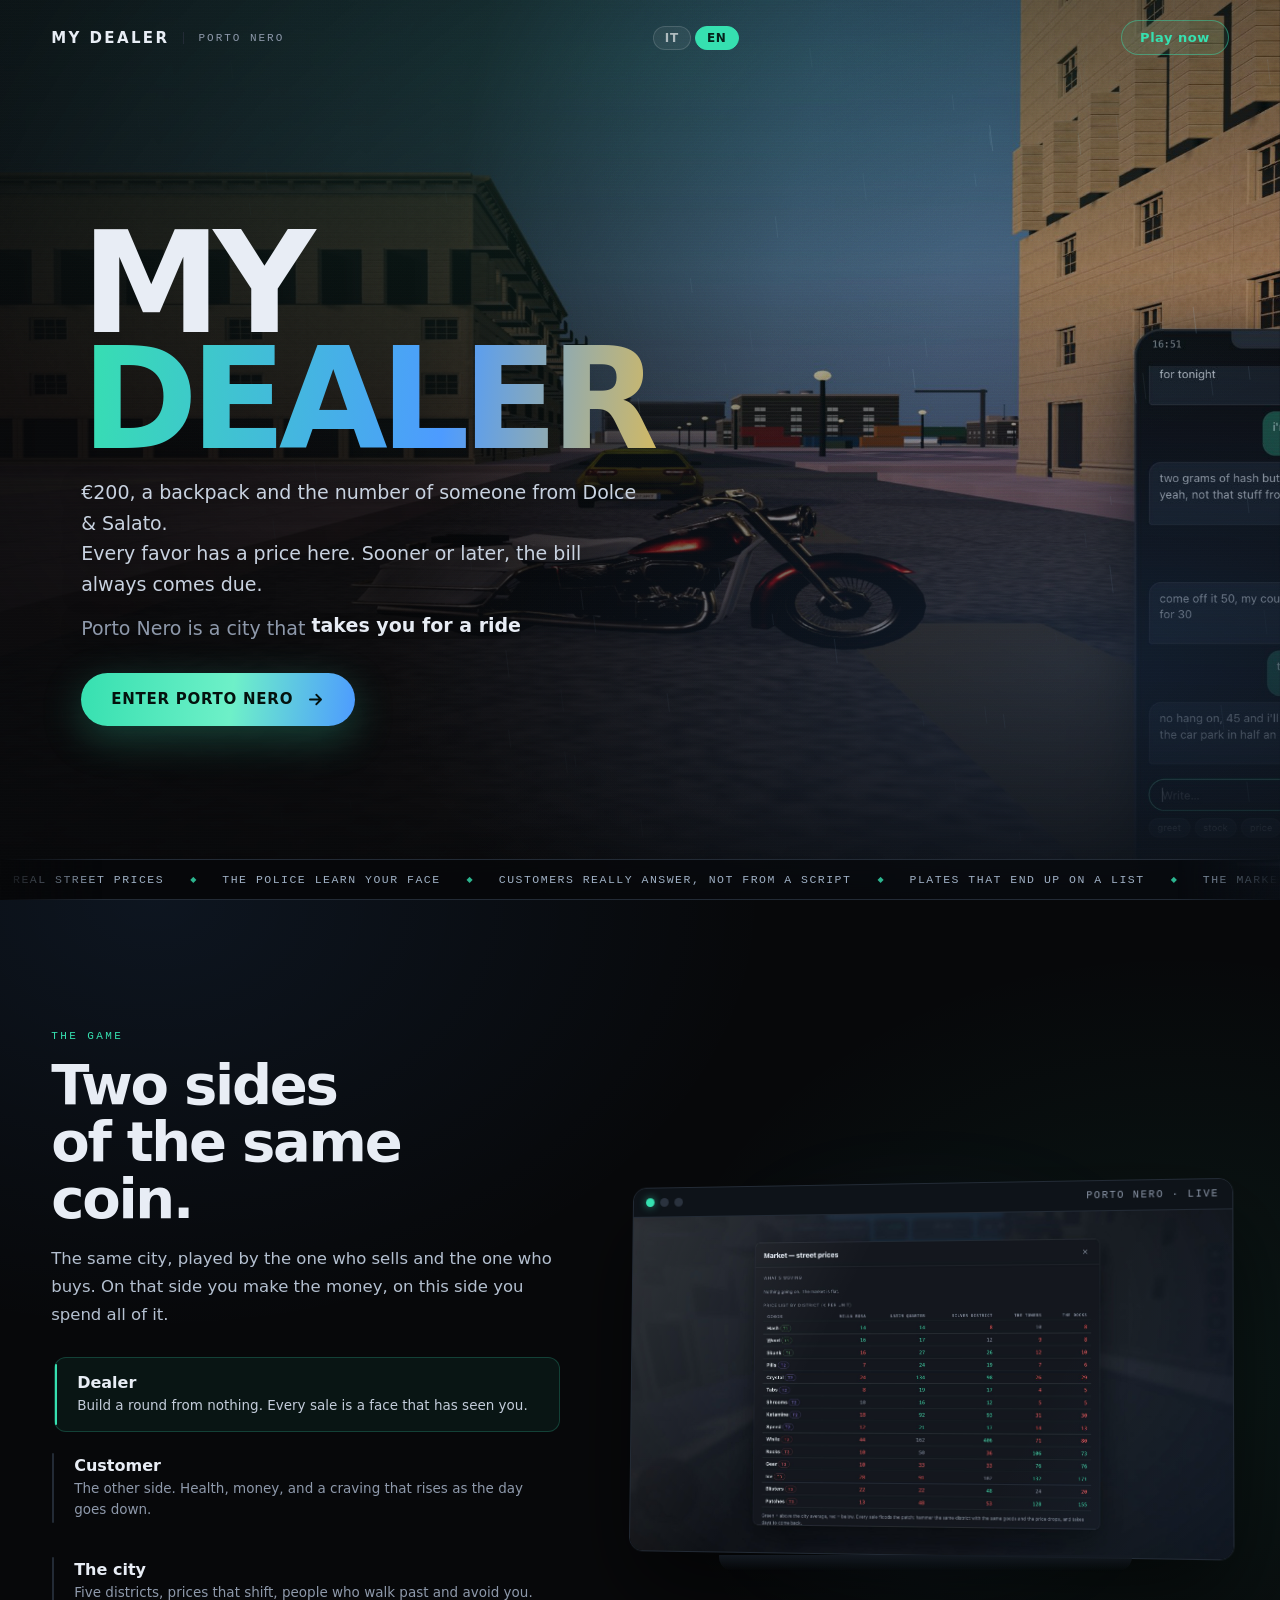
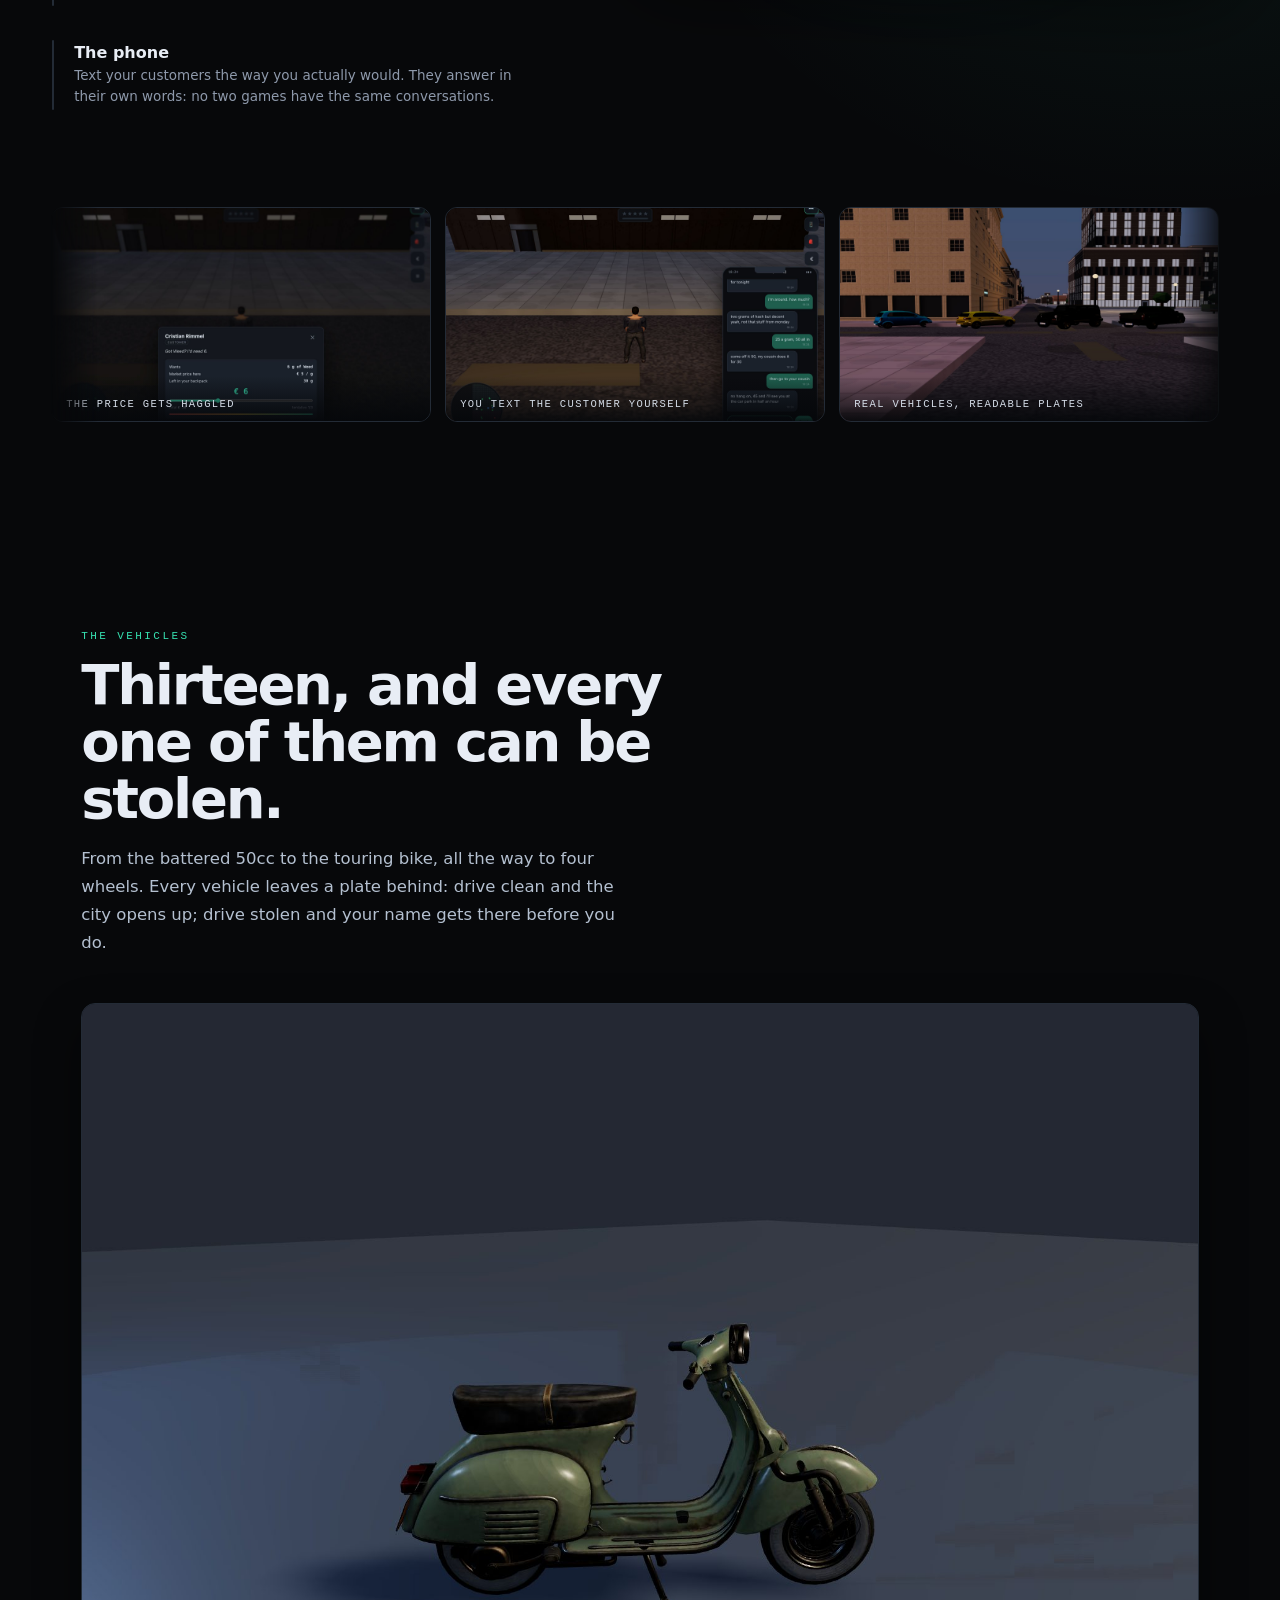
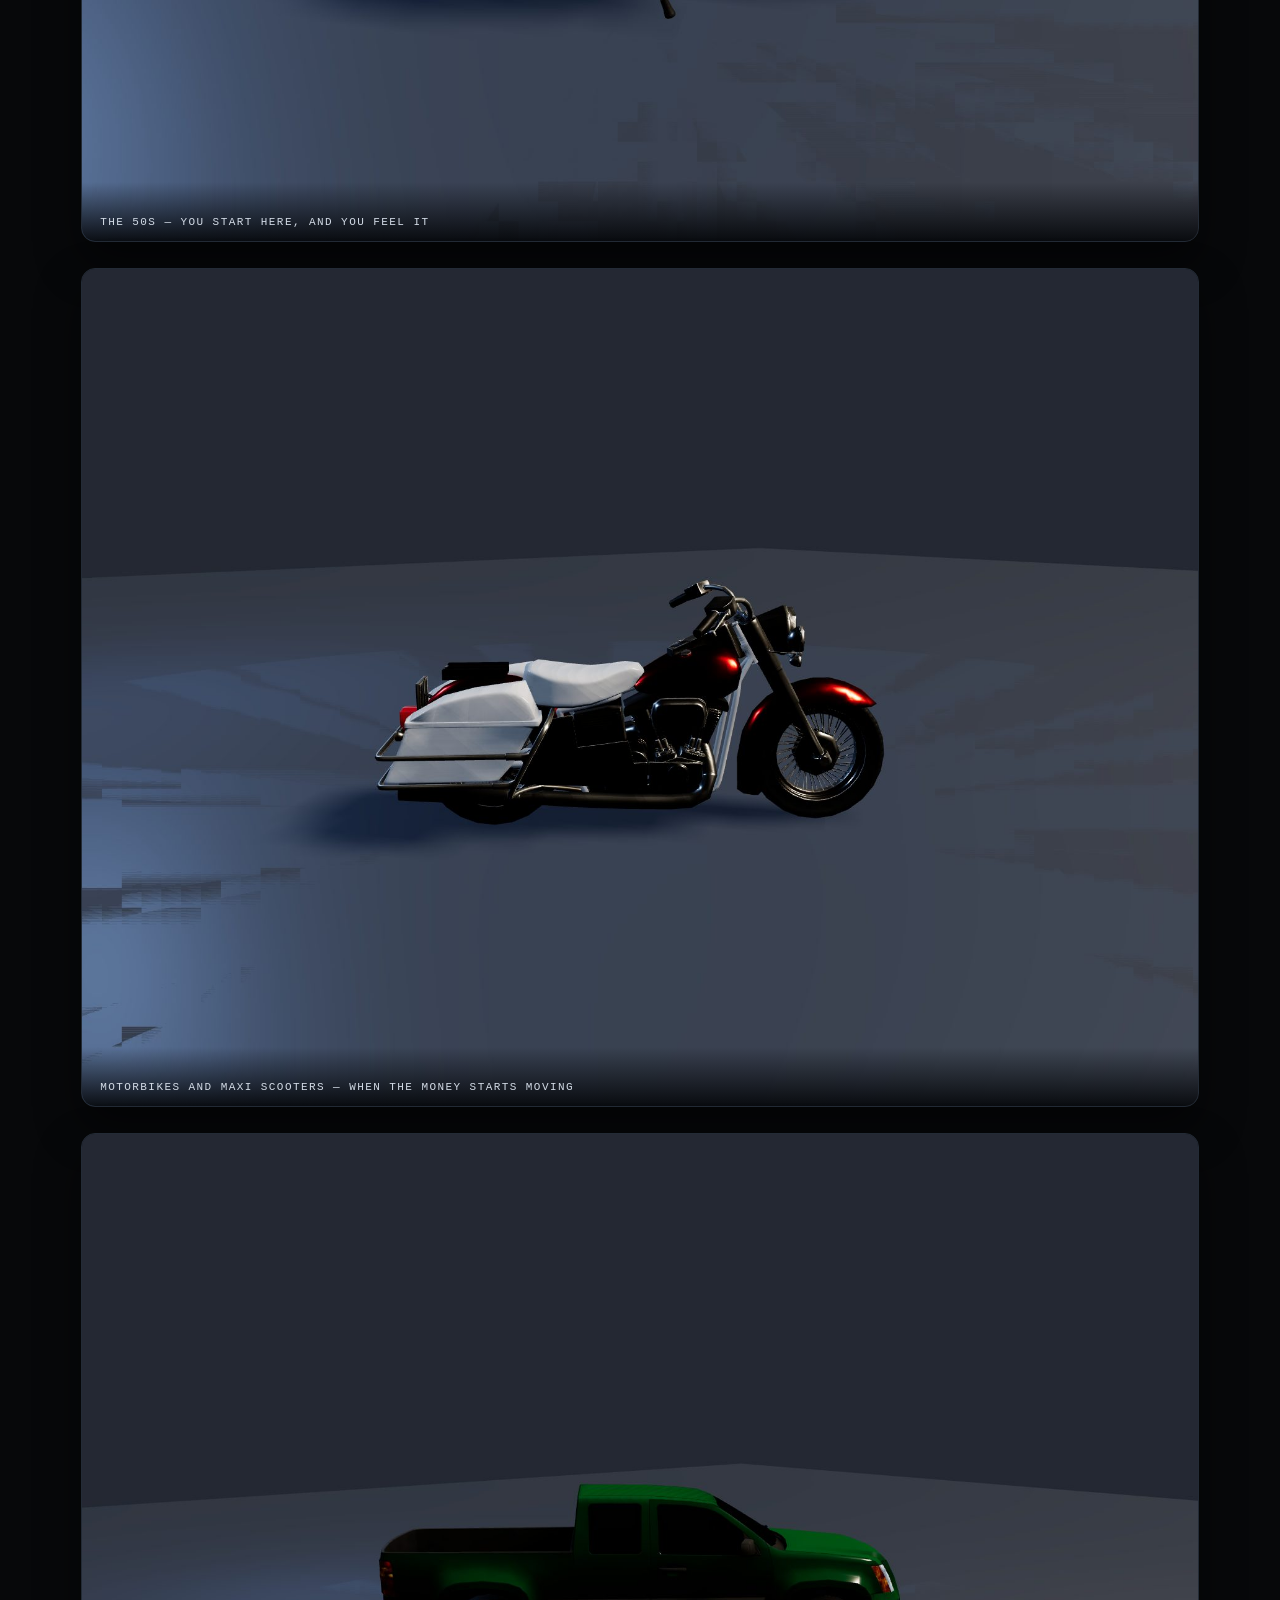
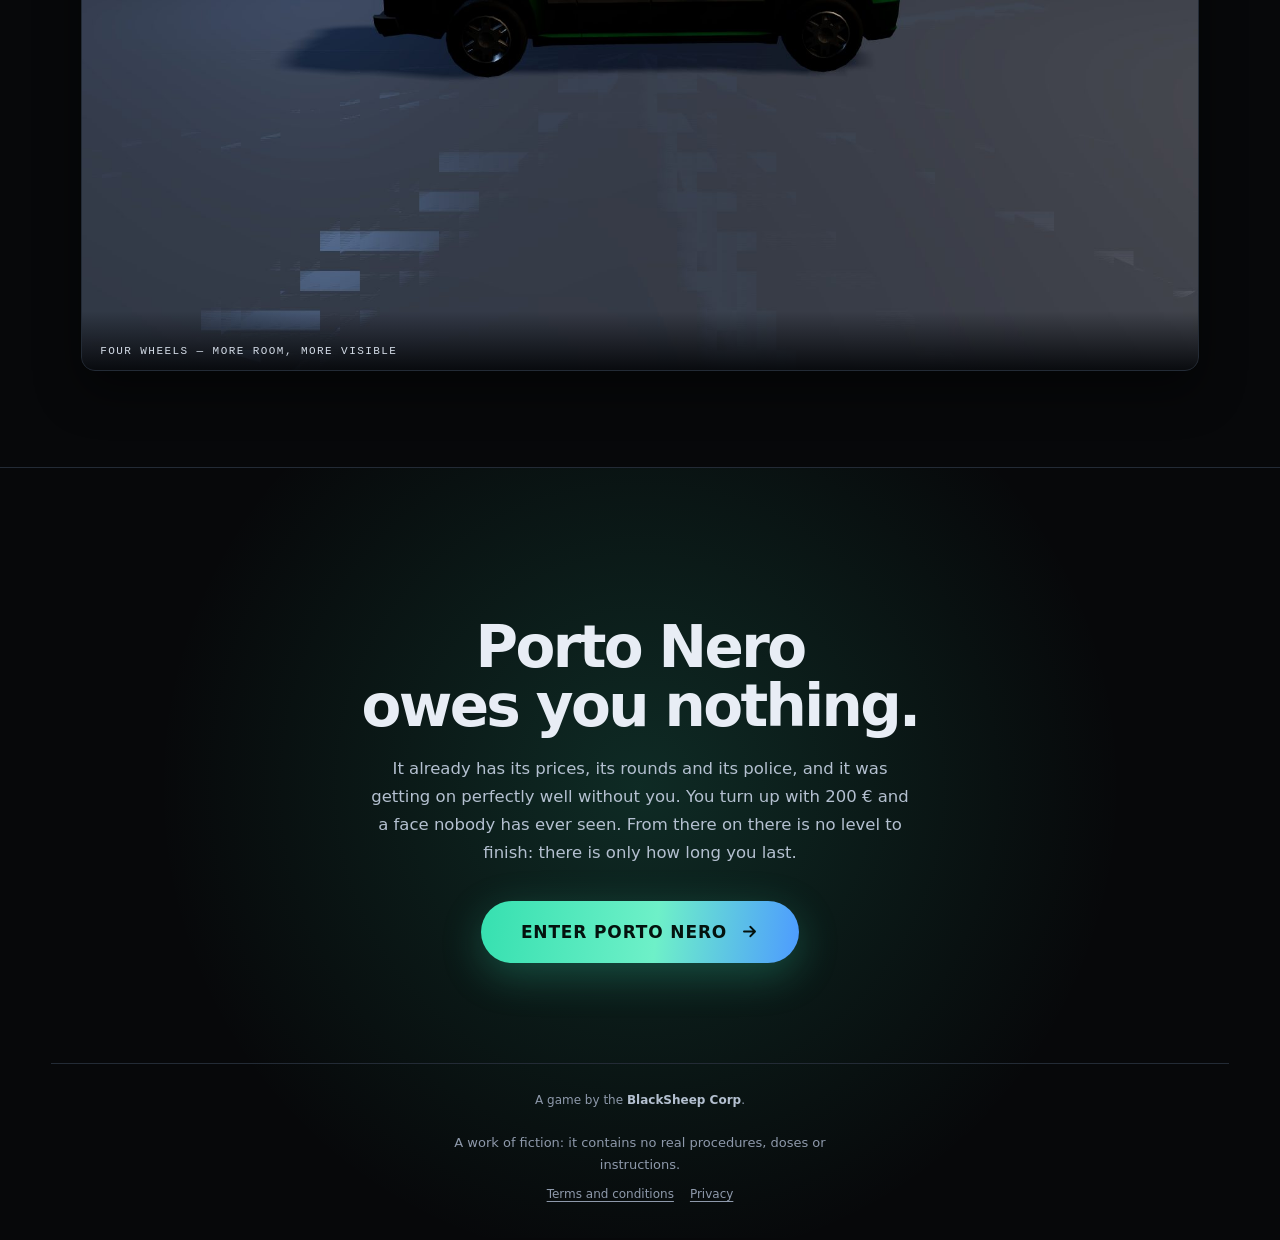
<file: index.html>
<!DOCTYPE html>
<html lang="it">
<head>
<meta charset="utf-8" />
<meta name="viewport" content="width=device-width, initial-scale=1, viewport-fit=cover" />
<meta name="theme-color" content="#07080a" />

<title>My Dealer — Porto Nero</title>
<meta name="description" content="Porto Nero non perdona. Due campagne, una città viva, prezzi che cambiano ogni giorno e una polizia che impara la tua faccia." />
<meta property="og:type" content="website" />
<meta property="og:title" content="My Dealer — Porto Nero" />
<meta property="og:description" content="200 €, uno zaino e un numero di telefono. Il resto te lo giochi." />
<meta property="og:image" content="./assets/landing/apertura.jpg" />
<meta name="twitter:card" content="summary_large_image" />

<link rel="icon" href="data:image/svg+xml,%3Csvg%20xmlns%3D%22http%3A%2F%2Fwww.w3.org%2F2000%2Fsvg%22%20viewBox%3D%220%200%2064%2064%22%3E%3Crect%20width%3D%2264%22%20height%3D%2264%22%20rx%3D%2214%22%20fill%3D%22%230b0d10%22%2F%3E%3Ctext%20x%3D%2232%22%20y%3D%2245%22%20font-family%3D%22Inter%2Csystem-ui%2Csans-serif%22%20font-size%3D%2238%22%20font-weight%3D%22900%22%20text-anchor%3D%22middle%22%20fill%3D%22%2336e0b0%22%3EM%3C%2Ftext%3E%3C%2Fsvg%3E" />
<link rel="preload" as="image" href="./assets/landing/apertura.jpg" />
<link rel="stylesheet" href="./landing.css?v=a6de5dffd3f9" />
</head>
<body>
<header class="ap" id="ap">
  <div class="ap-sfondo" aria-hidden="true">
    <div class="ap-foto"></div>
    <canvas id="pioggia" class="ap-pioggia"></canvas>
    <div class="ap-velo"></div>
    <div class="ap-grana"></div>
    <div class="ap-scan"></div>
  </div>

  <nav class="barra">
    <span class="marchio">MY&nbsp;DEALER</span>
    <span class="barra-nota">Porto Nero</span>
    <div class="lingue-barra" role="group" aria-label="Language">
      <button class="lingua-barra" data-lingua="it" lang="it">IT</button>
      <button class="lingua-barra" data-lingua="en" lang="en">EN</button>
    </div>
    <a class="barra-cta" href="./gioco.html?release=5a05c5025403" data-t="Gioca ora">Gioca ora</a>
  </nav>

  <div class="ap-corpo" id="ap-corpo">
    <div class="ap-testo">
      <h1 class="titolone">
        <span class="riga"><span>MY</span></span>
        <span class="riga"><span>DEALER</span></span>
      </h1>

      <p class="sottotitolo">
        <span data-t="200 €, uno zaino e il numero di un tizio del bar Dolce &amp; Salato.">200 €, uno zaino e il numero di un tizio del bar Dolce &amp; Salato.</span><br class="solo-largo" />
        <span data-t="Qui ogni favore ha un prezzo. Il conto, prima o poi, arriva sempre.">Qui ogni favore ha un prezzo. Il conto, prima o poi, arriva sempre.</span>
      </p>
      <p class="girevole">
        <span data-t="Porto Nero è una città che">Porto Nero è una città che</span>
        <span class="parole"><span class="rullo" id="parole"
          ><b data-t="ti guarda">ti guarda</b><b data-t="ti frega">ti frega</b><b data-t="ti ricorda">ti ricorda</b><b data-t="non perdona">non perdona</b
        ></span></span>
      </p>

      <div class="azioni">
        <a class="btn-grosso" href="./gioco.html?release=5a05c5025403">
          <span data-t="ENTRA A PORTO NERO">ENTRA A PORTO NERO</span>
          <svg viewBox="0 0 24 24" aria-hidden="true"><path d="M5 12h13M13 6l6 6-6 6" /></svg>
        </a>
      </div>
    </div>

  </div>

  <div class="nastro" aria-hidden="true">
    <div class="nastro-piste">
      <div class="pista">
        <span data-t="prezzi veri di strada">prezzi veri di strada</span><i>◆</i>
        <span data-t="la polizia impara la tua faccia">la polizia impara la tua faccia</span><i>◆</i>
        <span data-t="i clienti rispondono davvero, non a copione">i clienti rispondono davvero, non a copione</span><i>◆</i>
        <span data-t="targhe che finiscono in lista">targhe che finiscono in lista</span><i>◆</i>
        <span data-t="il mercato cambia ogni giorno">il mercato cambia ogni giorno</span><i>◆</i>
        <span data-t="si può provare a vendere a chiunque">si può provare a vendere a chiunque</span><i>◆</i>
      </div>
      <div class="pista">
        <span data-t="prezzi veri di strada">prezzi veri di strada</span><i>◆</i>
        <span data-t="la polizia impara la tua faccia">la polizia impara la tua faccia</span><i>◆</i>
        <span data-t="i clienti rispondono davvero, non a copione">i clienti rispondono davvero, non a copione</span><i>◆</i>
        <span data-t="targhe che finiscono in lista">targhe che finiscono in lista</span><i>◆</i>
        <span data-t="il mercato cambia ogni giorno">il mercato cambia ogni giorno</span><i>◆</i>
        <span data-t="si può provare a vendere a chiunque">si può provare a vendere a chiunque</span><i>◆</i>
      </div>
    </div>
  </div>
</header>
<section class="dentro" id="dentro">
  <div class="dentro-griglia">

    <div class="dentro-testo">
      <p class="etichetta" data-t="Il gioco">Il gioco</p>
      <h2 class="titolo2"><span data-t="Due lati">Due lati</span><br /><span data-t="della stessa medaglia.">della stessa medaglia.</span></h2>
      <p class="paragrafo" data-t="La stessa città, giocata da chi vende e da chi compra. Di là ci fai i soldi, di qua li spendi tutti.">
        La stessa città, giocata da chi vende e da chi compra.
        Di là ci fai i soldi, di qua li spendi tutti.
      </p>

      <div class="carte">
        <button class="carta attiva" data-figura="0">
          <b data-t="Spacciatore">Spacciatore</b>
          <span data-t="Costruisci un giro dal niente. Ogni vendita è una faccia che ti ha visto.">Costruisci un giro dal niente. Ogni vendita è una faccia che ti ha visto.</span>
        </button>
        <button class="carta" data-figura="1">
          <b data-t="Cliente">Cliente</b>
          <span data-t="Dall'altra parte. Salute, soldi e voglia che sale mentre la giornata scende.">Dall'altra parte. Salute, soldi e voglia che sale mentre la giornata scende.</span>
        </button>
        <button class="carta" data-figura="2">
          <b data-t="La città">La città</b>
          <span data-t="Cinque quartieri, prezzi che cambiano, gente che cammina e ti evita.">Cinque quartieri, prezzi che cambiano, gente che cammina e ti evita.</span>
        </button>
        <button class="carta" data-figura="3">
          <b data-t="Il telefono">Il telefono</b>
          <span data-t="Scrivi ai clienti come scriveresti davvero. Rispondono con parole loro: nessuna partita ha le stesse conversazioni.">Scrivi ai clienti come scriveresti davvero. Rispondono con parole loro: nessuna partita ha le stesse conversazioni.</span>
        </button>
      </div>
    </div>

    <div class="schermo-finto" id="schermo">
      <div class="schermo-alone" aria-hidden="true"></div>
      <div class="schermo-cornice">
        <div class="schermo-barra"><i></i><i></i><i></i><em data-t="porto nero · vivo">porto nero · vivo</em></div>
        <div class="schermo-vetro">
          <img src="./assets/landing/scheda-spacciatore.jpg" alt="Il mercato: prezzo di ogni sostanza quartiere per quartiere" class="lastra visibile" />
          <img src="./assets/landing/scheda-cliente.jpg" alt="Modalità Cliente di notte: salute bassa, craving alto, percezione che si deforma" class="lastra" loading="lazy" />
          <img src="./assets/landing/scheda-citta.jpg" alt="Porto Nero dall'alto al tramonto" class="lastra" loading="lazy" />
          <img src="./assets/landing/scheda-telefono.jpg" alt="Il telefono del gioco con una chat in corso" class="lastra" loading="lazy" />
          <div class="schermo-riflesso"></div>
        </div>
      </div>
      <div class="schermo-base"></div>
    </div>
  </div>

  <div class="rullino" id="rullino">
    <figure><img src="./assets/landing/trattativa.jpg" alt="La trattativa sul prezzo" loading="lazy" /><figcaption data-t="Il prezzo si contratta">Il prezzo si contratta</figcaption></figure>
    <figure><img src="./assets/landing/telefono.jpg" alt="Il telefono del gioco con una chat in corso" loading="lazy" /><figcaption data-t="Al cliente si scrive a mano">Al cliente si scrive a mano</figcaption></figure>
    <figure><img src="./assets/landing/auto.jpg" alt="Le auto parcheggiate" loading="lazy" /><figcaption data-t="Mezzi veri, targhe leggibili">Mezzi veri, targhe leggibili</figcaption></figure>
    <figure><img src="./assets/landing/cliente.jpg" alt="La campagna del cliente, di notte" loading="lazy" /><figcaption data-t="L'altra campagna: il cliente">L'altra campagna: il cliente</figcaption></figure>
    <figure><img src="./assets/landing/scooter.jpg" alt="Gli scooter" loading="lazy" /><figcaption data-t="Dal cinquantino al maxiscooter">Dal cinquantino al maxiscooter</figcaption></figure>
    <figure><img src="./assets/landing/storia.jpg" alt="La campagna a capitoli" loading="lazy" /><figcaption data-t="Una campagna a capitoli">Una campagna a capitoli</figcaption></figure>
    <figure><img src="./assets/landing/scheda-citta.jpg" alt="Porto Nero dall'alto" loading="lazy" /><figcaption data-t="Cinque quartieri, prezzi diversi">Cinque quartieri, prezzi diversi</figcaption></figure>
  </div>
</section>
<section class="mezzi" id="mezzi">
  <div class="mezzi-testa">
    <p class="etichetta" data-t="I mezzi">I mezzi</p>
    <h2 class="titolo2" data-t="Tredici, e si rubano tutti.">Tredici, e si rubano tutti.</h2>
    <p class="paragrafo" data-t="Dal cinquantino scassato alla moto da viaggio, fino alle quattro ruote. Ogni mezzo lascia una targa dietro di sé: guidare pulito ti apre la città, guidare rubato fa girare il tuo nome prima di te.">
      Dal cinquantino scassato alla moto da viaggio, fino alle quattro ruote. Ogni mezzo lascia
      una targa dietro di sé: guidare pulito ti apre la città, guidare rubato fa girare il tuo nome prima di te.
    </p>
  </div>

  <figure class="mezzi-fila">
    <img src="./assets/landing/mezzi-cinquantini.jpg" alt="Un cinquantino a ruote alte" loading="lazy" />
    <figcaption data-t="I cinquantini — si parte da qui, e si sente">I cinquantini — si parte da qui, e si sente</figcaption>
  </figure>
  <figure class="mezzi-fila">
    <img src="./assets/landing/mezzi-scooter.jpg" alt="Una moto touring" loading="lazy" />
    <figcaption data-t="Moto e maxiscooter — quando i soldi cominciano a girare">Moto e maxiscooter — quando i soldi cominciano a girare</figcaption>
  </figure>
  <figure class="mezzi-fila">
    <img src="./assets/landing/mezzi-auto.jpg" alt="Un pick-up" loading="lazy" />
    <figcaption data-t="Le quattro ruote — più capienti, più visibili">Le quattro ruote — più capienti, più visibili</figcaption>
  </figure>
</section>
<section class="chiusura">
  <div class="chiusura-luce" aria-hidden="true"></div>
  <div class="chiusura-corpo">
    <h2 class="titolo3"><span data-t="Porto Nero">Porto Nero</span><br /><span data-t="non ti deve niente.">non ti deve niente.</span></h2>
    <p class="paragrafo centro" data-t="Ha già i suoi prezzi, i suoi giri e la sua polizia, e andava avanti benissimo anche senza di te. Tu arrivi con 200 € e una faccia che non ha mai visto nessuno. Da lì in avanti non c'è un livello da finire: c'è quanto riesci a durare.">
      Ha già i suoi prezzi, i suoi giri e la sua polizia, e andava avanti benissimo anche senza di te.
      Tu arrivi con 200 € e una faccia che non ha mai visto nessuno.
      Da lì in avanti non c'è un livello da finire: c'è quanto riesci a durare.
    </p>
    <a class="btn-grosso grande" href="./gioco.html?release=5a05c5025403">
      <span data-t="ENTRA A PORTO NERO">ENTRA A PORTO NERO</span>
      <svg viewBox="0 0 24 24" aria-hidden="true"><path d="M5 12h13M13 6l6 6-6 6" /></svg>
    </a>
  </div>

  <footer class="pieDiPagina">
    <p><span data-t="Gioco ideato dalla">Gioco ideato dalla</span> <b>BlackSheep Corp</b>.</p>
    <p class="minuta" data-t="Opera di finzione: non contiene procedure, dosi né istruzioni d'uso reali.">
      Opera di finzione: non contiene procedure, dosi né istruzioni d'uso reali.
    </p>
    <nav class="legali" aria-label="Collegamenti legali">
      <a href="./terms.html" data-t="Termini e condizioni">Termini e condizioni</a>
      <a href="./privacy.html" data-t="Privacy">Privacy</a>
    </nav>
  </footer>
</section>

<script type="module" src="./landing.js?v=f24c3010c376"></script>
</body>
</html>
</file>
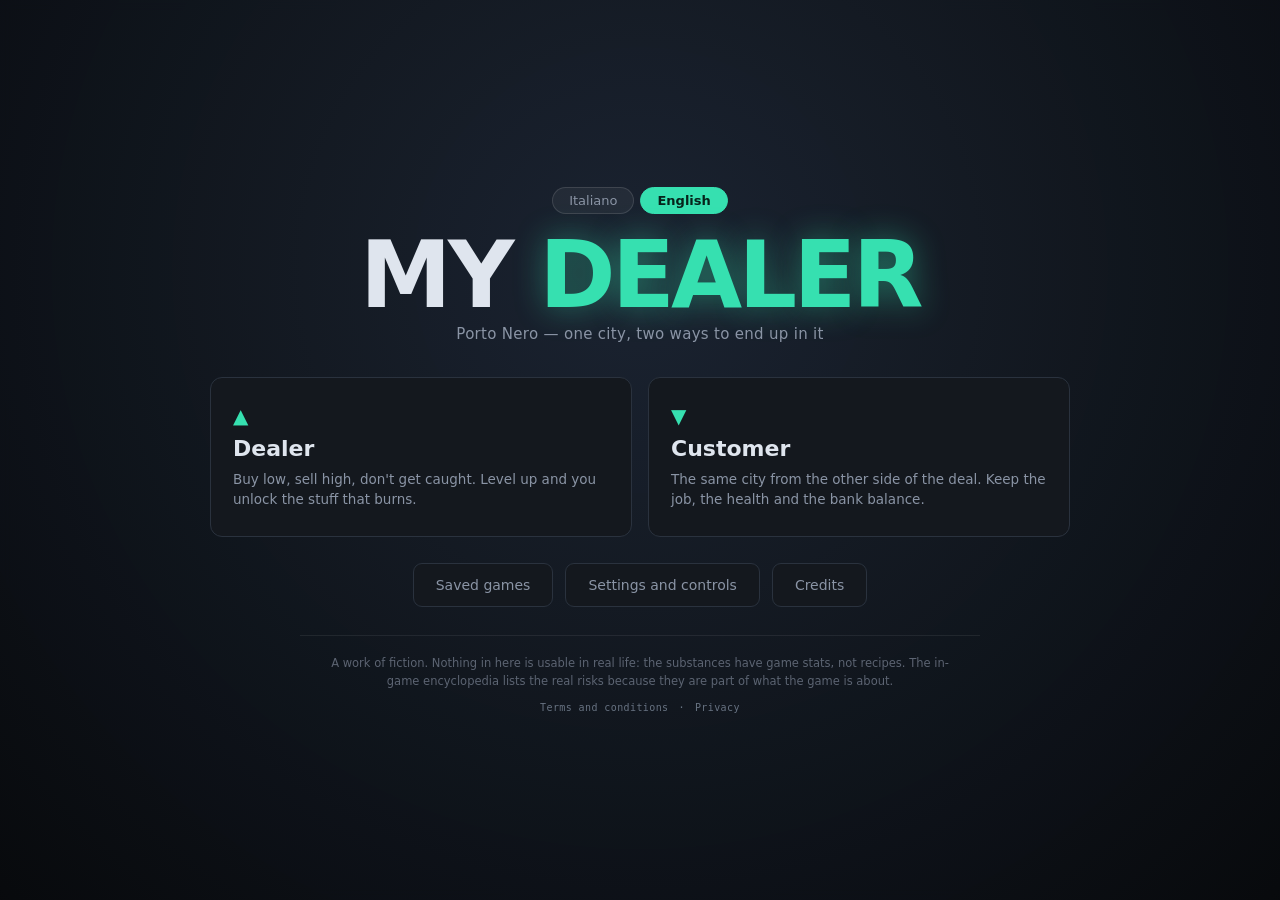
<file: gioco.html>
<!DOCTYPE html>
<html lang="it">
<head>
<meta charset="utf-8" />
<meta name="viewport" content="width=device-width, initial-scale=1, maximum-scale=1, user-scalable=no, viewport-fit=cover" />
<meta name="mobile-web-app-capable" content="yes" />
<meta name="apple-mobile-web-app-capable" content="yes" />
<meta name="apple-mobile-web-app-status-bar-style" content="black-translucent" />
<meta name="theme-color" content="#0b0d10" />
<title>My Dealer — Porto Nero</title>
<link rel="icon" href="data:image/svg+xml,%3Csvg%20xmlns%3D%22http%3A%2F%2Fwww.w3.org%2F2000%2Fsvg%22%20viewBox%3D%220%200%2064%2064%22%3E%3Crect%20width%3D%2264%22%20height%3D%2264%22%20rx%3D%2214%22%20fill%3D%22%230b0d10%22%2F%3E%3Ctext%20x%3D%2232%22%20y%3D%2245%22%20font-family%3D%22Inter%2Csystem-ui%2Csans-serif%22%20font-size%3D%2238%22%20font-weight%3D%22900%22%20text-anchor%3D%22middle%22%20fill%3D%22%2336e0b0%22%3EM%3C%2Ftext%3E%3C%2Fsvg%3E" />
<link rel="stylesheet" href="./style.css?v=2fd7717d5fc4" />
<script>window.MYDEALER_IA_ENDPOINT="https://mura-m2.tail6d416d.ts.net:10000/mydealer-ia";</script>
</head>
<body>

<canvas id="scena"></canvas>
<div id="menu" class="schermo">
  <div class="menu-box">
    <div class="lingue" role="group" aria-label="Language">
      <button class="lingua" data-lingua="it" lang="it">Italiano</button>
      <button class="lingua" data-lingua="en" lang="en">English</button>
    </div>
    <h1 class="titolo">MY <span>DEALER</span></h1>
    <p class="sottotitolo" data-t="Porto Nero — una città, due modi di finirci dentro">Porto Nero — una città, due modi di finirci dentro</p>

    <div class="ruoli">
      <button class="ruolo" data-ruolo="dealer">
        <span class="ruolo-icona">▲</span>
        <strong data-t="Spacciatore">Spacciatore</strong>
        <em data-t="Comprare basso, vendere alto, non farsi prendere. Sali di livello e sblocchi merce che scotta.">Comprare basso, vendere alto, non farsi prendere. Sali di livello e sblocchi merce che scotta.</em>
      </button>
      <button class="ruolo" data-ruolo="cliente">
        <span class="ruolo-icona">▼</span>
        <strong data-t="Cliente">Cliente</strong>
        <em data-t="La stessa città dall'altra parte dello scambio. Tenere il lavoro, la salute e il conto in banca.">La stessa città dall'altra parte dello scambio. Tenere il lavoro, la salute e il conto in banca.</em>
      </button>
    </div>
    <section id="scelta-personaggio" class="scelta-personaggio" hidden aria-labelledby="scelta-personaggio-titolo">
      <button id="btn-indietro-ruolo" class="indietro" data-t="← Cambia ruolo">← Cambia ruolo</button>
      <p id="scelta-ruolo" class="scelta-ruolo"></p>
      <h2 id="scelta-personaggio-titolo" data-t="Scegli il tuo personaggio">Scegli il tuo personaggio</h2>
      <p class="scelta-aiuto" data-t="Solo aspetto: la storia e le statistiche restano uguali.">Solo aspetto: la storia e le statistiche restano uguali.</p>
      <div class="galleria-personaggi">
        <div id="personaggio-selezionato" class="personaggio-selezionato" aria-live="polite"></div>
        <div id="griglia-personaggi" class="griglia-personaggi" role="radiogroup" data-t-aria="Personaggi disponibili" aria-label="Personaggi disponibili"></div>
      </div>
      <div class="scelta-conferma">
        <label class="nome-giocatore" for="nome-giocatore">
          <span data-t="Come ti chiami?">Come ti chiami?</span>
          <input id="nome-giocatore" type="text" maxlength="24" autocomplete="nickname" data-t-ph="Inserisci il tuo nome" placeholder="Inserisci il tuo nome" />
          <small data-t="Questo sarà il tuo nome a Porto Nero.">Questo sarà il tuo nome a Porto Nero.</small>
        </label>
        <button id="btn-inizia-personaggio" class="btn-grande" data-t="Inizia la partita" disabled>Inizia la partita</button>
      </div>
    </section>

    <div class="menu-azioni">
      <button id="btn-continua" class="btn-grande" data-t="Continua la partita" hidden>Continua la partita</button>
      <button id="btn-caselle" class="btn-piano" data-t="Partite salvate">Partite salvate</button>
      <button id="btn-impostazioni" class="btn-piano" data-t="Impostazioni e comandi">Impostazioni e comandi</button>
      <button id="btn-info" class="btn-piano" data-t="Crediti">Crediti</button>
    </div>
    <footer class="menu-footer">
      <p class="disclaimer" data-t="Opera di finzione. Nessuna informazione qui dentro è utilizzabile nella realtà: le sostanze hanno statistiche di gioco, non ricette. L'enciclopedia interna riporta i rischi reali perché fanno parte di ciò che il gioco racconta.">
        Opera di finzione. Nessuna informazione qui dentro è utilizzabile nella realtà: le sostanze
        hanno statistiche di gioco, non ricette. L'enciclopedia interna riporta i rischi reali perché
        fanno parte di ciò che il gioco racconta.
      </p>
      <nav class="menu-legale" aria-label="Informazioni legali">
        <a href="./terms.html" data-t="Termini e condizioni">Termini e condizioni</a>
        <span aria-hidden="true">·</span>
        <a href="./privacy.html" data-t="Privacy">Privacy</a>
      </nav>
    </footer>
  </div>
</div>
<div id="hud" hidden>
  <div class="hud-alto">
    <div id="obiettivo-corrente" class="riquadro obiettivo"></div>

    <div class="riquadro soldi">
      <div class="valore" id="hud-contanti">€ 0</div>
      <div class="etichetta" data-t="contanti">contanti</div>
    </div>

    <div class="riquadro tempo">
      <div class="valore" id="hud-ora">08:00</div>
      <div class="etichetta"><span id="hud-giorno" data-t="Giorno 1">Giorno 1</span> · <span id="hud-quartiere">—</span></div>
    </div>

    <div class="riquadro livello">
      <div class="etichetta nome-hud" id="hud-nome">—</div>
      <div class="valore" id="hud-livello">Lv 1</div>
      <div class="barra"><i id="hud-xp"></i></div>
    </div>

    <div class="riquadro heat">
      <div class="stelle" id="hud-stelle"></div>
      <div class="barra heat-barra"><i id="hud-heat"></i></div>
    </div>
  </div>
  <div class="hud-colonna-sx">
    <div class="hud-vitali" id="hud-vitali" hidden>
      <div class="vitale"><label data-t="Salute">Salute</label><div class="barra"><i id="v-salute"></i></div></div>
      <div class="vitale"><label data-t="Craving">Craving</label><div class="barra"><i id="v-craving"></i></div></div>
      <div class="vitale"><label data-t="Stamina">Stamina</label><div class="barra"><i id="v-stamina"></i></div></div>
      <div class="vitale"><label data-t="Credibilità">Credibilità</label><div class="barra"><i id="v-credibilita"></i></div></div>
      <small id="hud-credito-nota" class="credito-nota"></small>
    </div>

    <div class="zaino">
      <div class="zaino-testa">
        <span data-t="Zaino">Zaino</span>
        <span id="hud-capienza">0 / 60</span>
      </div>
      <div class="barra"><i id="hud-carico"></i></div>
      <ul id="hud-inventario"></ul>
    </div>
  </div>

  <div class="hud-radar">
    <canvas id="radar" width="200" height="200"></canvas>
    <div class="radar-legenda">
      <span class="pt verde"></span><span data-t="cliente">cliente</span>
      <span class="pt blu"></span><span data-t="polizia">polizia</span>
      <span class="pt giallo"></span><span data-t="spacciatori">spacciatori</span>
      <span class="pt viola quadrato"></span><span data-t="luoghi">luoghi</span>
    </div>
  </div>
  <div class="hud-scorciatoie" id="hud-scorciatoie">
    <button class="hud-mini storia" data-pannello="missioni" data-t-aria="Storia" data-t-titolo="Storia" aria-label="Storia" title="Storia">📖</button>
    <button class="hud-mini" data-pannello="telefono" data-t-aria="Cellulare" data-t-titolo="Cellulare" aria-label="Cellulare" title="Cellulare">📱</button>
    <button class="hud-mini" data-pannello="zaino" data-t-aria="Zaino" data-t-titolo="Zaino" aria-label="Zaino" title="Zaino">🎒</button>
    <button class="hud-mini" data-pannello="mercato" data-t-aria="Mercato" data-t-titolo="Mercato" aria-label="Mercato" title="Mercato">€</button>
    <button class="hud-mini" data-pannello="menu" data-t-aria="Menu" data-t-titolo="Menu" aria-label="Menu" title="Menu">☰</button>
  </div>

  <div id="prompt-interazione" class="prompt" hidden></div>
  <div id="hud-navigazione" class="hud-navigazione" hidden></div>
  <div id="chiamata-in-arrivo" class="chiamata-in-arrivo" hidden>
    <span class="chiamata-icona">☎</span><span><b id="chiamata-nome"></b><small data-t="Chiamata in arrivo">Chiamata in arrivo</small></span>
    <button id="chiamata-rifiuta" class="chiamata-rifiuta" data-t-aria="Rifiuta" aria-label="Rifiuta">×</button>
    <button id="chiamata-rispondi" class="chiamata-rispondi"><kbd id="chiamata-rispondi-tasto" class="chiamata-tasto">R</kbd> <span data-t="Rispondi">Rispondi</span></button>
  </div>
  <div id="tostini"></div>
  <div class="hud-tasti" id="hud-tasti"></div>
</div>
<div id="pannello" class="schermo" hidden>
  <div class="pannello-box">
    <div class="pannello-testa">
      <h2 id="pannello-titolo">—</h2>
      <button id="pannello-chiudi" data-t-aria="Chiudi" aria-label="Chiudi">✕</button>
    </div>
    <div id="pannello-corpo"></div>
  </div>
</div>
<div id="dialogo" class="schermo trasparente" hidden>
  <div class="dialogo-box">
    <div class="dialogo-testa">
      <div>
        <h3 id="dialogo-nome">—</h3>
        <span id="dialogo-ruolo" class="tag">—</span>
      </div>
      <button id="dialogo-chiudi" data-t-aria="Chiudi" aria-label="Chiudi">✕</button>
    </div>
    <p id="dialogo-battuta" class="battuta">—</p>
    <div id="dialogo-corpo"></div>
    <div id="dialogo-azioni" class="dialogo-azioni"></div>
  </div>
</div>

<div id="velo-fine" class="schermo velo" hidden>
  <div class="fine-box">
    <h2 id="fine-titolo">—</h2>
    <p id="fine-testo">—</p>
    <button id="fine-ok" class="btn-grande" data-t="Continua">Continua</button>
  </div>
</div>

<div id="effetto-sballo"></div>
<div id="caricamento" class="schermo" hidden><div class="spinner"></div><p data-t="Costruisco Porto Nero…">Costruisco Porto Nero…</p></div>

<script type="module" src="./gioco.js?v=5a05c5025403"></script>
</body>
</html>
</file>
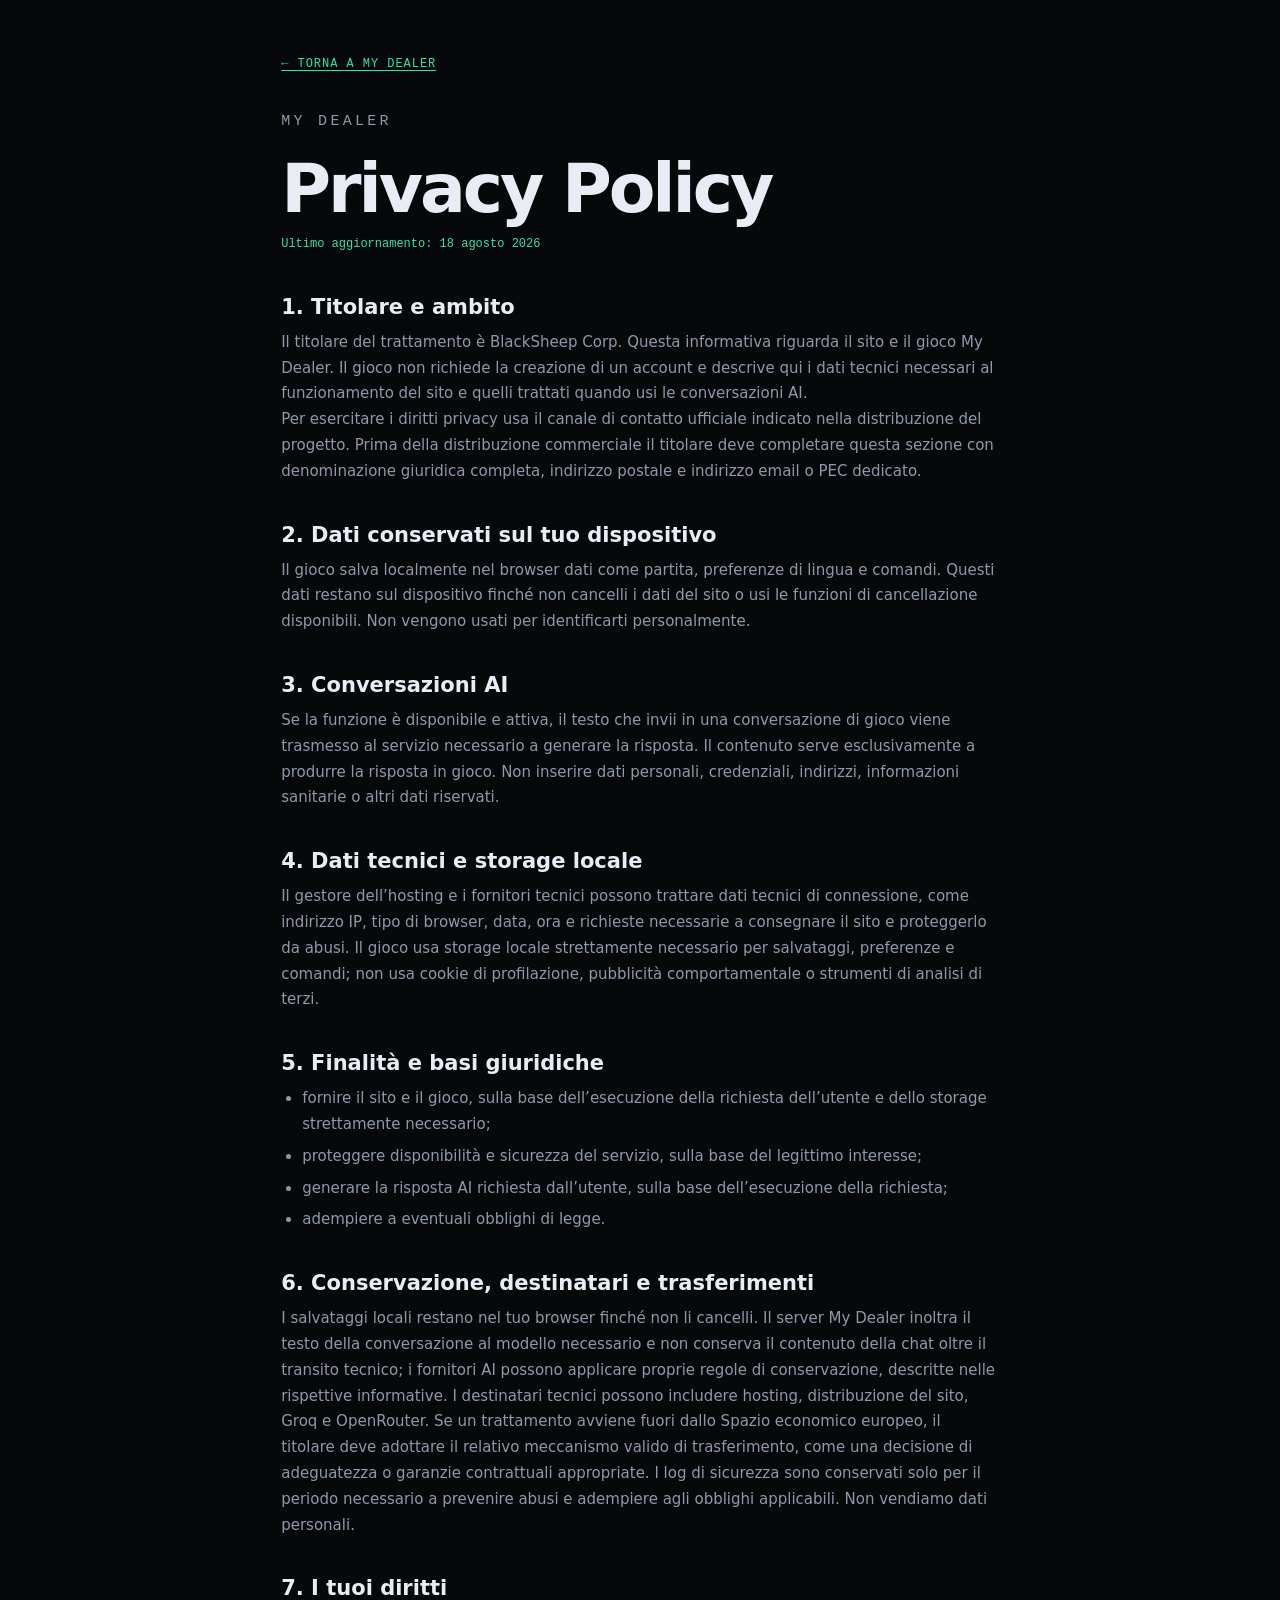
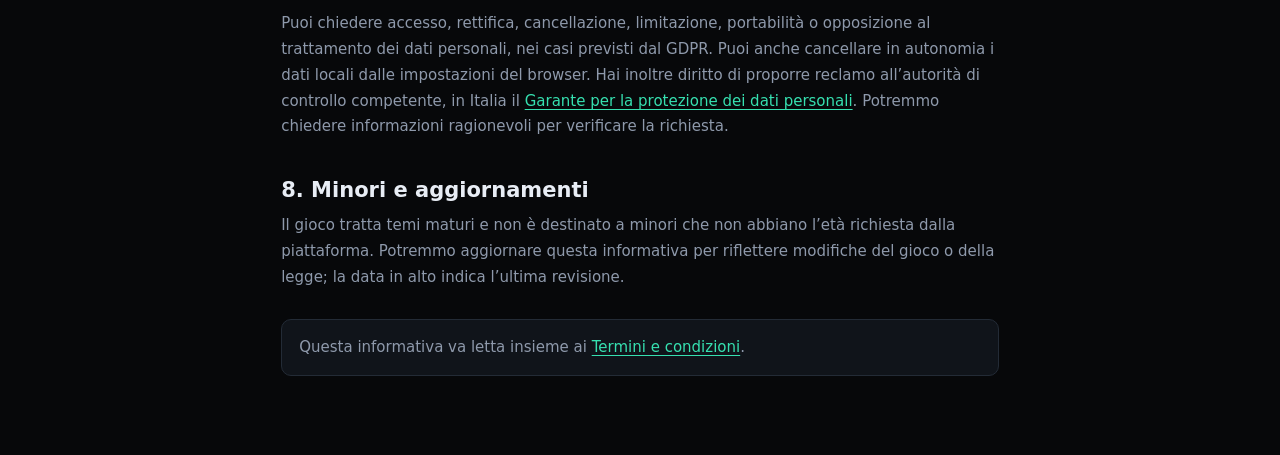
<file: privacy.html>
<!doctype html>
<html lang="it">
<head>
  <meta charset="utf-8" />
  <meta name="viewport" content="width=device-width, initial-scale=1" />
  <title>Privacy Policy — My Dealer</title>
  <meta name="description" content="Informativa privacy di My Dealer." />
  <link rel="stylesheet" href="./landing.css?v=a6de5dffd3f9" />
  <style>
    .legale { max-width: 820px; margin: 0 auto; padding: 52px var(--lato) 80px; }
    .legale header { margin-bottom: 44px; } .legale h1 { font-size: clamp(38px, 7vw, 68px); letter-spacing: -.045em; }
    .legale h2 { margin: 38px 0 11px; font-size: 21px; color: var(--testo); }
    .legale p, .legale li { color: var(--fioco); line-height: 1.72; font-size: 15px; }
    .legale ul { padding-left: 21px; margin-top: 10px; } .legale li + li { margin-top: 6px; }
    .legale .aggiornato { margin-top: 9px; font: 12px var(--mono); color: var(--neon); }
    .legale .nota { margin-top: 28px; padding: 15px 17px; border: 1px solid var(--bordo); border-radius: 10px; background: var(--carta); }
    .torna { display: inline-block; margin-bottom: 38px; color: var(--neon); font: 12px var(--mono); letter-spacing: .08em; }
    .torna:hover { text-decoration: underline; } .legale a { color: var(--neon); text-decoration: underline; text-underline-offset: 3px; }
  </style>
</head>
<body>
  <main class="legale">
    <a class="torna" href="./index.html">← TORNA A MY DEALER</a>
    <header><p class="etichetta">MY DEALER</p><h1>Privacy Policy</h1><p class="aggiornato">Ultimo aggiornamento: 18 agosto 2026</p></header>

    <h2>1. Titolare e ambito</h2>
    <p>Il titolare del trattamento è BlackSheep Corp. Questa informativa riguarda il sito e il gioco My Dealer. Il gioco non richiede la creazione di un account e descrive qui i dati tecnici necessari al funzionamento del sito e quelli trattati quando usi le conversazioni AI.</p>
    <p>Per esercitare i diritti privacy usa il canale di contatto ufficiale indicato nella distribuzione del progetto. Prima della distribuzione commerciale il titolare deve completare questa sezione con denominazione giuridica completa, indirizzo postale e indirizzo email o PEC dedicato.</p>

    <h2>2. Dati conservati sul tuo dispositivo</h2>
    <p>Il gioco salva localmente nel browser dati come partita, preferenze di lingua e comandi. Questi dati restano sul dispositivo finché non cancelli i dati del sito o usi le funzioni di cancellazione disponibili. Non vengono usati per identificarti personalmente.</p>

    <h2>3. Conversazioni AI</h2>
    <p>Se la funzione è disponibile e attiva, il testo che invii in una conversazione di gioco viene trasmesso al servizio necessario a generare la risposta. Il contenuto serve esclusivamente a produrre la risposta in gioco. Non inserire dati personali, credenziali, indirizzi, informazioni sanitarie o altri dati riservati.</p>

    <h2>4. Dati tecnici e storage locale</h2>
    <p>Il gestore dell’hosting e i fornitori tecnici possono trattare dati tecnici di connessione, come indirizzo IP, tipo di browser, data, ora e richieste necessarie a consegnare il sito e proteggerlo da abusi. Il gioco usa storage locale strettamente necessario per salvataggi, preferenze e comandi; non usa cookie di profilazione, pubblicità comportamentale o strumenti di analisi di terzi.</p>

    <h2>5. Finalità e basi giuridiche</h2>
    <ul>
      <li>fornire il sito e il gioco, sulla base dell’esecuzione della richiesta dell’utente e dello storage strettamente necessario;</li>
      <li>proteggere disponibilità e sicurezza del servizio, sulla base del legittimo interesse;</li>
      <li>generare la risposta AI richiesta dall’utente, sulla base dell’esecuzione della richiesta;</li>
      <li>adempiere a eventuali obblighi di legge.</li>
    </ul>

    <h2>6. Conservazione, destinatari e trasferimenti</h2>
    <p>I salvataggi locali restano nel tuo browser finché non li cancelli. Il server My Dealer inoltra il testo della conversazione al modello necessario e non conserva il contenuto della chat oltre il transito tecnico; i fornitori AI possono applicare proprie regole di conservazione, descritte nelle rispettive informative. I destinatari tecnici possono includere hosting, distribuzione del sito, Groq e OpenRouter. Se un trattamento avviene fuori dallo Spazio economico europeo, il titolare deve adottare il relativo meccanismo valido di trasferimento, come una decisione di adeguatezza o garanzie contrattuali appropriate. I log di sicurezza sono conservati solo per il periodo necessario a prevenire abusi e adempiere agli obblighi applicabili. Non vendiamo dati personali.</p>

    <h2>7. I tuoi diritti</h2>
    <p>Puoi chiedere accesso, rettifica, cancellazione, limitazione, portabilità o opposizione al trattamento dei dati personali, nei casi previsti dal GDPR. Puoi anche cancellare in autonomia i dati locali dalle impostazioni del browser. Hai inoltre diritto di proporre reclamo all’autorità di controllo competente, in Italia il <a href="https://www.garanteprivacy.it/i-miei-diritti" rel="noopener">Garante per la protezione dei dati personali</a>. Potremmo chiedere informazioni ragionevoli per verificare la richiesta.</p>

    <h2>8. Minori e aggiornamenti</h2>
    <p>Il gioco tratta temi maturi e non è destinato a minori che non abbiano l’età richiesta dalla piattaforma. Potremmo aggiornare questa informativa per riflettere modifiche del gioco o della legge; la data in alto indica l’ultima revisione.</p>

    <p class="nota">Questa informativa va letta insieme ai <a href="./terms.html">Termini e condizioni</a>.</p>
  </main>
</body>
</html>
</file>
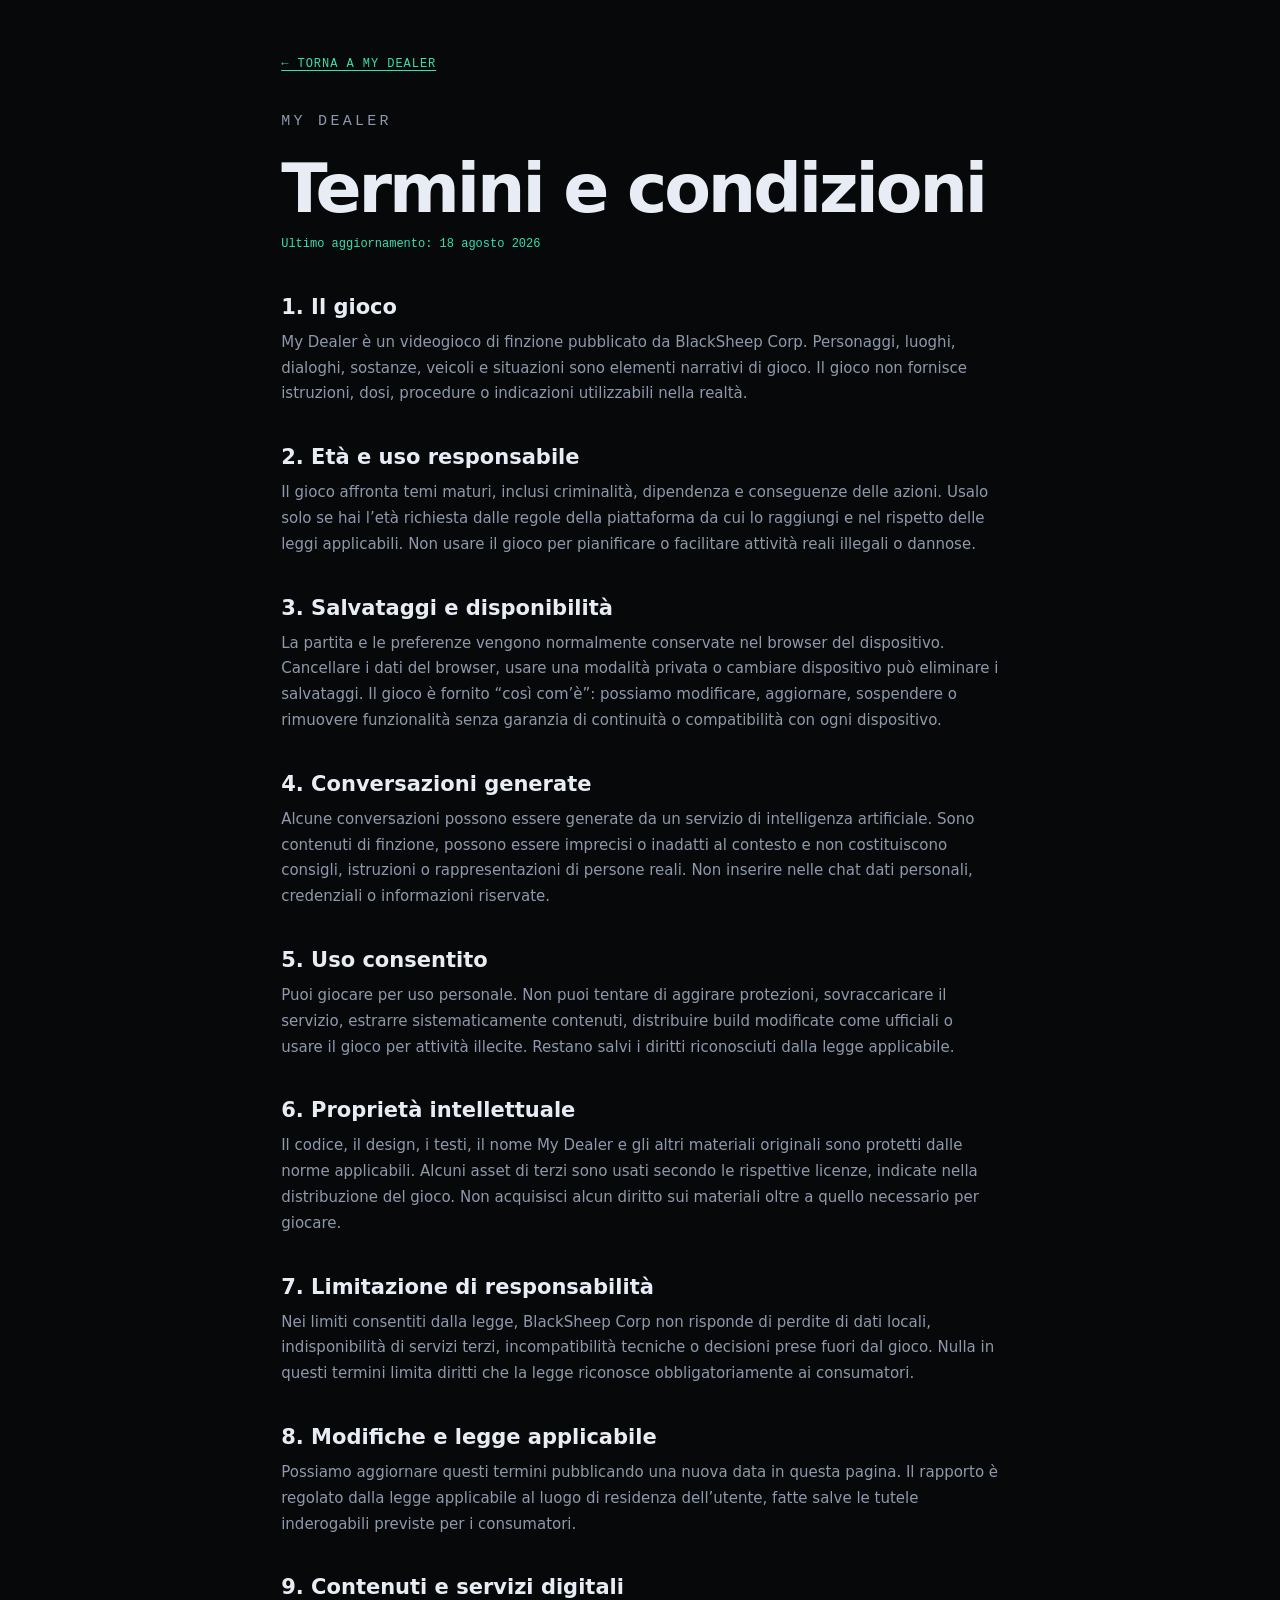
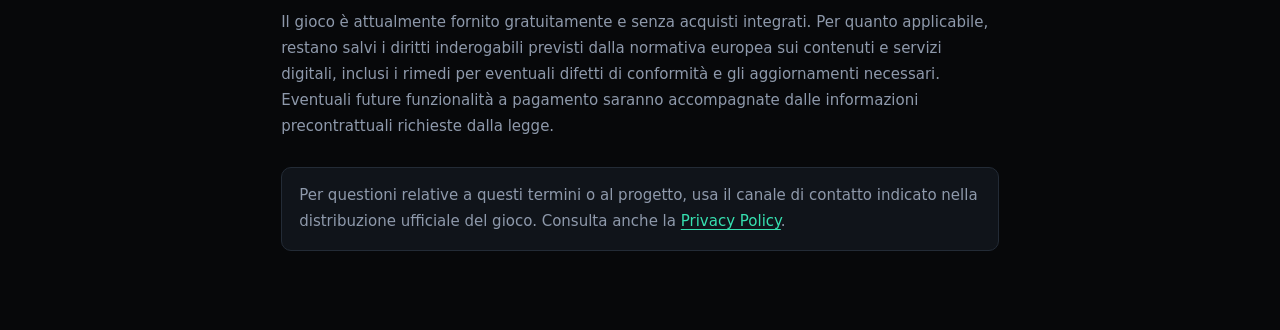
<file: terms.html>
<!doctype html>
<html lang="it">
<head>
  <meta charset="utf-8" />
  <meta name="viewport" content="width=device-width, initial-scale=1" />
  <title>Termini e condizioni — My Dealer</title>
  <meta name="description" content="Termini e condizioni di My Dealer." />
  <link rel="stylesheet" href="./landing.css?v=a6de5dffd3f9" />
  <style>
    .legale { max-width: 820px; margin: 0 auto; padding: 52px var(--lato) 80px; }
    .legale header { margin-bottom: 44px; } .legale h1 { font-size: clamp(38px, 7vw, 68px); letter-spacing: -.045em; }
    .legale h2 { margin: 38px 0 11px; font-size: 21px; color: var(--testo); }
    .legale p, .legale li { color: var(--fioco); line-height: 1.72; font-size: 15px; }
    .legale ul { padding-left: 21px; margin-top: 10px; } .legale li + li { margin-top: 6px; }
    .legale .aggiornato { margin-top: 9px; font: 12px var(--mono); color: var(--neon); }
    .legale .nota { margin-top: 28px; padding: 15px 17px; border: 1px solid var(--bordo); border-radius: 10px; background: var(--carta); }
    .torna { display: inline-block; margin-bottom: 38px; color: var(--neon); font: 12px var(--mono); letter-spacing: .08em; }
    .torna:hover { text-decoration: underline; } .legale a { color: var(--neon); text-decoration: underline; text-underline-offset: 3px; }
  </style>
</head>
<body>
  <main class="legale">
    <a class="torna" href="./index.html">← TORNA A MY DEALER</a>
    <header><p class="etichetta">MY DEALER</p><h1>Termini e condizioni</h1><p class="aggiornato">Ultimo aggiornamento: 18 agosto 2026</p></header>

    <h2>1. Il gioco</h2>
    <p>My Dealer è un videogioco di finzione pubblicato da BlackSheep Corp. Personaggi, luoghi, dialoghi, sostanze, veicoli e situazioni sono elementi narrativi di gioco. Il gioco non fornisce istruzioni, dosi, procedure o indicazioni utilizzabili nella realtà.</p>

    <h2>2. Età e uso responsabile</h2>
    <p>Il gioco affronta temi maturi, inclusi criminalità, dipendenza e conseguenze delle azioni. Usalo solo se hai l’età richiesta dalle regole della piattaforma da cui lo raggiungi e nel rispetto delle leggi applicabili. Non usare il gioco per pianificare o facilitare attività reali illegali o dannose.</p>

    <h2>3. Salvataggi e disponibilità</h2>
    <p>La partita e le preferenze vengono normalmente conservate nel browser del dispositivo. Cancellare i dati del browser, usare una modalità privata o cambiare dispositivo può eliminare i salvataggi. Il gioco è fornito “così com’è”: possiamo modificare, aggiornare, sospendere o rimuovere funzionalità senza garanzia di continuità o compatibilità con ogni dispositivo.</p>

    <h2>4. Conversazioni generate</h2>
    <p>Alcune conversazioni possono essere generate da un servizio di intelligenza artificiale. Sono contenuti di finzione, possono essere imprecisi o inadatti al contesto e non costituiscono consigli, istruzioni o rappresentazioni di persone reali. Non inserire nelle chat dati personali, credenziali o informazioni riservate.</p>

    <h2>5. Uso consentito</h2>
    <p>Puoi giocare per uso personale. Non puoi tentare di aggirare protezioni, sovraccaricare il servizio, estrarre sistematicamente contenuti, distribuire build modificate come ufficiali o usare il gioco per attività illecite. Restano salvi i diritti riconosciuti dalla legge applicabile.</p>

    <h2>6. Proprietà intellettuale</h2>
    <p>Il codice, il design, i testi, il nome My Dealer e gli altri materiali originali sono protetti dalle norme applicabili. Alcuni asset di terzi sono usati secondo le rispettive licenze, indicate nella distribuzione del gioco. Non acquisisci alcun diritto sui materiali oltre a quello necessario per giocare.</p>

    <h2>7. Limitazione di responsabilità</h2>
    <p>Nei limiti consentiti dalla legge, BlackSheep Corp non risponde di perdite di dati locali, indisponibilità di servizi terzi, incompatibilità tecniche o decisioni prese fuori dal gioco. Nulla in questi termini limita diritti che la legge riconosce obbligatoriamente ai consumatori.</p>

    <h2>8. Modifiche e legge applicabile</h2>
    <p>Possiamo aggiornare questi termini pubblicando una nuova data in questa pagina. Il rapporto è regolato dalla legge applicabile al luogo di residenza dell’utente, fatte salve le tutele inderogabili previste per i consumatori.</p>

    <h2>9. Contenuti e servizi digitali</h2>
    <p>Il gioco è attualmente fornito gratuitamente e senza acquisti integrati. Per quanto applicabile, restano salvi i diritti inderogabili previsti dalla normativa europea sui contenuti e servizi digitali, inclusi i rimedi per eventuali difetti di conformità e gli aggiornamenti necessari. Eventuali future funzionalità a pagamento saranno accompagnate dalle informazioni precontrattuali richieste dalla legge.</p>

    <p class="nota">Per questioni relative a questi termini o al progetto, usa il canale di contatto indicato nella distribuzione ufficiale del gioco. Consulta anche la <a href="./privacy.html">Privacy Policy</a>.</p>
  </main>
</body>
</html>
</file>
<file: landing.css>
:root{--sfondo: #07080a;--carta: #10141a;--bordo: #232b36;--testo: #e8edf5;--fioco: #8e99ab;--neon: #36e0b0;--neon-2: #4d9bff;--oro: #f0c040;--mono: ui-monospace, "SF Mono", "JetBrains Mono", Menlo, monospace;--sans: "Inter", system-ui, -apple-system, "Segoe UI", Roboto, sans-serif;--lato: clamp(18px, 4vw, 54px);--largo: 1220px}*{box-sizing:border-box;margin:0;padding:0}html{scroll-behavior:smooth}body{background:var(--sfondo);color:var(--testo);font-family:var(--sans);-webkit-font-smoothing:antialiased;overflow-x:hidden}a{color:inherit;text-decoration:none}img{display:block;max-width:100%}button{font:inherit;color:inherit;background:none;border:none;cursor:pointer}:focus-visible{outline:2px solid var(--neon);outline-offset:3px;border-radius:6px}.ap{position:relative;min-height:100svh;display:flex;flex-direction:column;overflow:hidden;isolation:isolate}.ap-sfondo{position:absolute;inset:0;z-index:-1}.ap-foto{position:absolute;inset:0;background:url(./assets/landing/apertura.jpg) center center / cover no-repeat;transform-origin:100% 50%;animation:respiro 34s ease-in-out infinite alternate;will-change:transform}@keyframes respiro{0%{transform:scale(1)}to{transform:scale(1.07)}}.ap-pioggia{position:absolute;inset:0;width:100%;height:100%;opacity:.5}.ap-velo{position:absolute;inset:0;background:radial-gradient(120% 90% at 50% 6%,rgba(54,224,176,.12),transparent 58%),radial-gradient(90% 70% at 84% 74%,rgba(77,155,255,.14),transparent 60%),linear-gradient(100deg,rgba(7,8,10,.92) 0%,rgba(7,8,10,.72) 34%,rgba(7,8,10,.12) 58%,transparent 70%),linear-gradient(to bottom,rgba(7,8,10,.42) 0%,rgba(7,8,10,.1) 30%,rgba(7,8,10,.82) 90%,var(--sfondo) 100%)}.ap-grana{position:absolute;inset:-50%;background-image:url("data:image/svg+xml,%3Csvg xmlns='http://www.w3.org/2000/svg' width='180' height='180'%3E%3Cfilter id='n'%3E%3CfeTurbulence type='fractalNoise' baseFrequency='.82' numOctaves='3'/%3E%3C/filter%3E%3Crect width='180' height='180' filter='url(%23n)' opacity='.5'/%3E%3C/svg%3E");opacity:.16;mix-blend-mode:overlay;animation:sfarfallio .9s steps(3) infinite;pointer-events:none}@keyframes sfarfallio{0%{transform:translateZ(0)}33%{transform:translate3d(-2%,1.5%,0)}66%{transform:translate3d(1.5%,-2%,0)}to{transform:translateZ(0)}}.ap-scan{position:absolute;inset:0;background:repeating-linear-gradient(to bottom,rgba(255,255,255,.028) 0 1px,transparent 1px 3px);mix-blend-mode:overlay;opacity:.6}.barra{position:relative;z-index:2;display:flex;align-items:center;gap:14px;padding:20px var(--lato)}.marchio{font-weight:900;letter-spacing:.16em;font-size:15px}.barra-nota{font-family:var(--mono);font-size:11px;letter-spacing:.18em;text-transform:uppercase;color:var(--fioco);padding-left:14px;border-left:1px solid var(--bordo)}.barra-cta{margin-left:auto;font-size:13px;font-weight:700;letter-spacing:.04em;padding:9px 18px;border-radius:999px;border:1px solid rgba(54,224,176,.45);color:var(--neon);background:#36e0b012;transition:background .25s,transform .25s,box-shadow .25s}.barra-cta:hover{background:#36e0b029;transform:translateY(-1px);box-shadow:0 6px 22px #36e0b02e}.ap-corpo{position:relative;z-index:2;flex:1;width:100%;max-width:var(--largo);margin:0 auto;padding:2vh var(--lato) 0;display:flex;flex-direction:column;justify-content:center}.ap-testo{max-width:min(56%,640px)}.titolone{margin:0;font-size:clamp(56px,11vw,156px);font-weight:900;letter-spacing:-.055em;line-height:.82}.titolone .riga{display:block;overflow:hidden}.titolone .riga>span{display:block;transform:translateY(105%);animation:sali .95s cubic-bezier(.16,1,.3,1) forwards}.titolone .riga:nth-child(2)>span{animation-delay:.11s;background:linear-gradient(96deg,var(--neon) 0%,var(--neon-2) 58%,var(--oro) 100%);-webkit-background-clip:text;background-clip:text;-webkit-text-fill-color:transparent;color:transparent}@keyframes sali{to{transform:translateY(0)}}.sottotitolo{margin-top:20px;max-width:46ch;font-size:clamp(15px,1.6vw,19px);line-height:1.6;color:#c8d2e0;text-shadow:0 2px 20px rgba(0,0,0,.8);opacity:0;animation:comparsa .8s ease .55s forwards}@keyframes comparsa{to{opacity:1}}.girevole{margin-top:14px;font-size:clamp(15px,1.6vw,19px);color:var(--fioco);text-shadow:0 2px 20px rgba(0,0,0,.8);opacity:0;animation:comparsa .8s ease .75s forwards}.parole{position:relative;display:inline-block;height:1.35em;overflow:hidden;vertical-align:bottom}.rullo{display:block}.parole b{display:block;height:1.35em;line-height:1.35em;font-weight:800;color:var(--testo);white-space:nowrap}.parole b:nth-child(4){color:var(--oro)}.azioni{margin-top:34px;display:flex;flex-wrap:wrap;align-items:center;gap:16px;opacity:0;animation:comparsa .8s ease .95s forwards}.btn-grosso{position:relative;overflow:hidden;display:inline-flex;align-items:center;gap:13px;padding:17px 30px;border-radius:999px;font-weight:800;font-size:15px;letter-spacing:.05em;color:#04120e;background:linear-gradient(96deg,var(--neon),#6ef0c8 55%,var(--neon-2));box-shadow:0 12px 40px #36e0b042;transition:transform .25s,box-shadow .25s}.btn-grosso:hover{transform:translateY(-2px);box-shadow:0 18px 52px #36e0b061}.btn-grosso svg{width:19px;height:19px;fill:none;stroke:currentColor;stroke-width:2.3;stroke-linecap:round;stroke-linejoin:round;transition:transform .25s}.btn-grosso:hover svg{transform:translate(4px)}.btn-grosso:after{content:"";position:absolute;top:0;bottom:0;width:45%;background:linear-gradient(100deg,transparent,rgba(255,255,255,.55),transparent);transform:translate(-160%) skew(-18deg);animation:lampo 4.6s ease-in-out infinite}@keyframes lampo{0%,62%{transform:translate(-160%) skew(-18deg)}84%,to{transform:translate(330%) skew(-18deg)}}.btn-grosso.grande{padding:21px 40px;font-size:17px}.nastro{position:relative;z-index:2;margin-top:auto;border-top:1px solid var(--bordo);border-bottom:1px solid var(--bordo);background:#07080ab3;backdrop-filter:blur(10px);overflow:hidden;-webkit-mask-image:linear-gradient(90deg,transparent,#000 8%,#000 92%,transparent);mask-image:linear-gradient(90deg,transparent,#000 8%,#000 92%,transparent)}.nastro-piste{display:flex;width:max-content;animation:scorri 34s linear infinite}.pista{display:flex;align-items:center;gap:26px;padding:13px}.pista span{font-family:var(--mono);font-size:11.5px;letter-spacing:.13em;text-transform:uppercase;color:#9fb0c4;white-space:nowrap}.pista i{color:var(--neon);font-style:normal;font-size:8px;opacity:.8}@keyframes scorri{to{transform:translate(-50%)}}.dentro{position:relative;padding:clamp(64px,11vw,130px) var(--lato) clamp(40px,6vw,70px);background:radial-gradient(80% 60% at 12% 0%,rgba(77,155,255,.09),transparent 60%),radial-gradient(70% 60% at 92% 40%,rgba(54,224,176,.07),transparent 60%),var(--sfondo)}.dentro-griglia{max-width:var(--largo);margin:0 auto;display:grid;grid-template-columns:minmax(0,1fr) minmax(0,1.2fr);gap:clamp(28px,5vw,70px);align-items:center}.etichetta{font-family:var(--mono);font-size:11px;letter-spacing:.22em;text-transform:uppercase;color:var(--neon);margin-bottom:14px}.titolo2{font-size:clamp(32px,4.6vw,56px);font-weight:900;letter-spacing:-.04em;line-height:1.02}.paragrafo{margin-top:18px;max-width:52ch;font-size:clamp(14.5px,1.5vw,16.5px);line-height:1.7;color:#b4c0d0}.paragrafo.centro{margin-left:auto;margin-right:auto;text-align:center}.carte{margin-top:28px;display:flex;flex-direction:column;gap:8px}.carta{position:relative;text-align:left;padding:15px 18px 15px 22px;border-radius:12px;border:1px solid transparent;transition:background .3s,border-color .3s,transform .3s}.carta:before{content:"";position:absolute;left:0;top:12px;bottom:12px;width:2px;border-radius:2px;background:var(--bordo);transition:background .3s,top .3s,bottom .3s}.carta b{display:block;font-size:16px;font-weight:800;margin-bottom:3px}.carta span{display:block;font-size:13.5px;line-height:1.55;color:var(--fioco)}.carta:hover{background:#ffffff08}.carta.attiva{background:#36e0b00f;border-color:#36e0b038;transform:translate(3px)}.carta.attiva:before{background:var(--neon);top:6px;bottom:6px}.carta.attiva span{color:#c3ccda}.schermo-finto{position:relative;perspective:1400px}.schermo-alone{position:absolute;inset:6% 2% 2%;background:radial-gradient(circle at 50% 50%,rgba(77,155,255,.2),transparent 65%);filter:blur(46px);pointer-events:none}.schermo-cornice{position:relative;border-radius:14px;overflow:hidden;border:1px solid var(--bordo);background:#0c1015;box-shadow:0 40px 90px #0009,0 0 0 1px #ffffff08 inset;transform:rotateY(-7deg) rotateX(2deg);transition:transform .6s cubic-bezier(.16,1,.3,1)}.schermo-finto:hover .schermo-cornice{transform:rotateY(0) rotateX(0)}.schermo-barra{display:flex;align-items:center;gap:6px;padding:9px 13px;border-bottom:1px solid var(--bordo);background:#0e1319}.schermo-barra i{width:9px;height:9px;border-radius:50%;background:#2a323e}.schermo-barra i:first-child{background:var(--neon);box-shadow:0 0 8px #36e0b099}.schermo-barra em{margin-left:auto;font-family:var(--mono);font-style:normal;font-size:10px;letter-spacing:.16em;text-transform:uppercase;color:var(--fioco)}.schermo-vetro{position:relative;aspect-ratio:16 / 9;background:#05070a}.lastra{position:absolute;inset:0;width:100%;height:100%;object-fit:cover;opacity:0;transform:scale(1.04);transition:opacity .7s ease,transform 7s ease}.lastra.visibile{opacity:1;transform:scale(1)}.schermo-riflesso{position:absolute;inset:0;pointer-events:none;background:linear-gradient(118deg,rgba(255,255,255,.13) 0%,transparent 34%,transparent 66%,rgba(77,155,255,.07) 100%)}.schermo-base{position:relative;height:16px;margin:0 16%;border-radius:0 0 14px 14px;background:linear-gradient(to bottom,#141a22,transparent)}.rullino{max-width:var(--largo);margin:clamp(44px,7vw,84px) auto 0;display:flex;gap:14px;overflow-x:auto;padding-bottom:10px;scroll-snap-type:x mandatory;scrollbar-width:none;cursor:grab;-webkit-mask-image:linear-gradient(90deg,transparent,#000 4%,#000 96%,transparent);mask-image:linear-gradient(90deg,transparent,#000 4%,#000 96%,transparent)}.rullino::-webkit-scrollbar{display:none}.rullino.trascino{cursor:grabbing;scroll-behavior:auto}.rullino figure{position:relative;flex:0 0 clamp(240px,32vw,380px);border-radius:12px;overflow:hidden;border:1px solid var(--bordo);scroll-snap-align:center;transition:border-color .3s,transform .3s,box-shadow .3s}.rullino figure:hover{border-color:#36e0b059;transform:translateY(-4px);box-shadow:0 18px 40px #00000080}.rullino img{aspect-ratio:16 / 9;object-fit:cover;width:100%;pointer-events:none}.rullino figcaption{position:absolute;left:0;right:0;bottom:0;padding:22px 14px 11px;font-family:var(--mono);font-size:10.5px;letter-spacing:.13em;text-transform:uppercase;color:#d3dbe6;background:linear-gradient(to top,rgba(5,7,10,.92),transparent)}.mezzi{max-width:var(--largo);margin:0 auto;padding:clamp(70px,10vw,130px) var(--lato) clamp(40px,6vw,70px)}.mezzi-testa{max-width:62ch;margin-bottom:clamp(28px,4vw,46px)}.mezzi-fila{position:relative;margin-bottom:clamp(16px,2.4vw,26px);border:1px solid var(--bordo);border-radius:14px;overflow:hidden;background:var(--carta);box-shadow:0 20px 46px #00000073}.mezzi-fila img{width:100%;aspect-ratio:4 / 3;object-fit:cover;display:block}.mezzi-fila figcaption{position:absolute;left:0;right:0;bottom:0;padding:34px 18px 13px;font-family:var(--mono);font-size:11px;letter-spacing:.13em;text-transform:uppercase;color:#d3dbe6;background:linear-gradient(to top,rgba(5,7,10,.92),transparent)}.chiusura{position:relative;overflow:hidden;padding:clamp(72px,12vw,150px) var(--lato) 0;text-align:center;border-top:1px solid var(--bordo)}.chiusura-luce{position:absolute;left:50%;top:-30%;width:min(1100px,130vw);aspect-ratio:1;transform:translate(-50%);background:radial-gradient(circle,rgba(54,224,176,.16),transparent 62%);animation:pulsazione 9s ease-in-out infinite alternate;pointer-events:none}@keyframes pulsazione{0%{opacity:.55}to{opacity:1}}.chiusura-corpo{position:relative;max-width:760px;margin:0 auto}.titolo3{font-size:clamp(30px,5vw,58px);font-weight:900;letter-spacing:-.045em;line-height:1.02}.chiusura .btn-grosso{margin-top:34px}.minuta{margin-top:22px;font-size:13px;line-height:1.65;color:var(--fioco);max-width:48ch;margin-left:auto;margin-right:auto}.pieDiPagina{position:relative;margin-top:clamp(56px,9vw,100px);padding:26px 0 34px;border-top:1px solid var(--bordo);font-size:12px;line-height:1.7;color:var(--fioco)}.pieDiPagina b{color:#b4c0d0}.legali{display:flex;justify-content:center;gap:16px;margin-top:9px;font-size:12px}.legali a{color:var(--fioco);text-decoration:underline;text-underline-offset:3px}.legali a:hover{color:var(--neon)}.crediti{margin-top:6px;font-size:11px;opacity:.8}.svela{opacity:0;transform:translateY(26px);transition:opacity .8s ease,transform .8s cubic-bezier(.16,1,.3,1)}.svela.dentro-vista{opacity:1;transform:none}@media(max-width:900px){.ap-foto{background-position:center center}.ap-testo{max-width:none}.dentro-griglia{grid-template-columns:1fr}.schermo-cornice{transform:none}.solo-largo{display:none}}@media(max-width:560px){.barra-nota{display:none}.titolone{letter-spacing:-.045em}.azioni{gap:12px;margin-top:26px}.btn-grosso{padding:15px 24px;font-size:14px}.btn-grosso.grande{padding:17px 28px;font-size:15px}.sottotitolo{margin-top:16px}.ap-corpo{align-items:center}.ap-grana{opacity:.1}}@media(prefers-reduced-motion:reduce){html{scroll-behavior:auto}.nastro-piste,.chiusura-luce,.btn-grosso:after,.ap-foto,.ap-grana{animation:none}.titolone .riga>span{transform:none;animation:none}.sottotitolo,.girevole,.azioni{opacity:1;animation:none}.svela{opacity:1;transform:none}.ap-pioggia{display:none}}.lingue-barra{display:flex;gap:4px;margin-left:auto;margin-right:14px}.lingua-barra{background:#ffffff0f;color:#ffffff9e;border:1px solid rgba(255,255,255,.14);border-radius:999px;padding:4px 11px;font-size:12px;font-weight:700;letter-spacing:.06em;cursor:pointer;transition:background .15s,color .15s,border-color .15s}.lingua-barra:hover{color:#fff;border-color:#ffffff4d}.lingua-barra.attiva{background:#36e0b0;border-color:#36e0b0;color:#06231b}html.in-inglese .ap-foto{background-image:url(./assets/landing/en/apertura.jpg)}@media(max-width:620px){.lingue-barra{margin-right:8px}.lingua-barra{padding:3px 8px;font-size:11px}}
</file>
<file: style.css>
:root{--sfondo: #0b0d10;--pannello: #14181e;--pannello-alto: #1b212a;--bordo: #2a323e;--testo: #dfe5ee;--testo-fioco: #8a94a5;--neon: #36e0b0;--neon-2: #4d9bff;--oro: #f0c040;--male: #ff5a5a;--viola: #9b7bff;--raggio: 12px;--mono: ui-monospace, "SF Mono", "JetBrains Mono", Menlo, monospace}*{box-sizing:border-box;margin:0;padding:0}html,body{height:100%;background:var(--sfondo);color:var(--testo);font-family:Inter,system-ui,-apple-system,Segoe UI,sans-serif;overflow:hidden;-webkit-font-smoothing:antialiased}#scena{position:fixed;inset:0;width:100vw;height:100vh;height:100dvh;display:block}kbd{font-family:var(--mono);font-size:11px;background:var(--pannello-alto);border:1px solid var(--bordo);border-bottom-width:2px;border-radius:4px;padding:1px 5px;color:var(--testo)}button{font:inherit;color:inherit;cursor:pointer;border:none;background:none}.schermo{position:fixed;inset:0;z-index:40;display:flex;align-items:center;justify-content:center;background:radial-gradient(ellipse at 50% 30%,#1e2837d9,#080a0df7);backdrop-filter:blur(6px);padding:24px}.schermo.trasparente{background:linear-gradient(to top,#080a0deb,#080a0d59);backdrop-filter:blur(2px);align-items:flex-end;padding-bottom:6vh}.schermo[hidden]{display:none}#menu{overflow-y:auto}.menu-box{max-width:860px;width:100%;text-align:center}.lingue{display:flex;gap:6px;justify-content:center;margin-bottom:18px}.lingua{background:#ffffff0d;color:var(--testo-fioco);border:1px solid rgba(255,255,255,.12);border-radius:999px;padding:5px 16px;font-size:13px;cursor:pointer;transition:background .15s,color .15s,border-color .15s}.lingua:hover{color:#fff;border-color:#ffffff47}.lingua.attiva{background:var(--neon);border-color:var(--neon);color:#06231b;font-weight:700}.titolo{font-size:clamp(44px,9vw,92px);font-weight:900;letter-spacing:-.04em;line-height:.95;margin-bottom:6px}.titolo span{color:var(--neon);text-shadow:0 0 32px rgba(54,224,176,.45)}.sottotitolo{color:var(--testo-fioco);font-size:15px;margin-bottom:34px;letter-spacing:.02em}.ruoli{display:grid;grid-template-columns:1fr 1fr;gap:16px;margin-bottom:26px}.ruoli[hidden],.menu-azioni[hidden],.scelta-personaggio[hidden]{display:none}@media(max-width:700px){.ruoli{grid-template-columns:1fr}.menu-box{margin:auto 0;padding:18px 0}}.ruolo{background:var(--pannello);border:1px solid var(--bordo);border-radius:var(--raggio);padding:26px 22px;text-align:left;transition:.18s;display:flex;flex-direction:column;gap:8px}.ruolo:hover{border-color:var(--neon);background:var(--pannello-alto);transform:translateY(-3px)}.ruolo-icona{color:var(--neon);font-size:20px}.ruolo strong{font-size:22px;font-weight:800}.ruolo em{font-style:normal;color:var(--testo-fioco);font-size:13.5px;line-height:1.5}.scelta-personaggio{max-width:920px;margin:0 auto 18px;text-align:left}.indietro{color:var(--testo-fioco);font-size:13px;margin-bottom:15px}.indietro:hover{color:var(--neon)}.scelta-ruolo{color:var(--neon);font:700 11px var(--mono);text-transform:uppercase;letter-spacing:.12em;margin-bottom:5px}.scelta-personaggio h2{font-size:clamp(25px,4vw,38px);line-height:1}.scelta-aiuto{color:var(--testo-fioco);font-size:13px;margin:8px 0 16px}.galleria-personaggi{display:grid;grid-template-columns:minmax(230px,280px) minmax(0,1fr);gap:16px;align-items:stretch}.personaggio-selezionato{width:100%;min-height:332px;display:flex;justify-content:center;overflow:hidden;border:1px solid #2a4d50;border-radius:12px;background:#111922;box-shadow:inset 0 1px #ffffff0b,0 12px 30px #0003}.personaggio-selezionato img{width:100%;height:100%;object-fit:cover;object-position:center;filter:contrast(1.04) saturate(.94);user-select:none}.griglia-personaggi{display:grid;grid-template-columns:repeat(5,minmax(0,1fr));align-content:space-between;gap:10px}.carta-personaggio{position:relative;aspect-ratio:.75;min-height:0;overflow:hidden;border:1px solid var(--bordo);border-radius:9px;background:#11171e;padding:3px;transition:border-color .16s,background .16s,transform .16s,box-shadow .16s}.anteprima-avatar{display:block;width:100%;height:100%;object-fit:cover;object-position:center;border-radius:6px;filter:contrast(1.03) saturate(.92);user-select:none}.carta-personaggio:after{content:"";position:absolute;right:7px;top:7px;width:8px;height:8px;border-radius:50%;background:#ffffff57;box-shadow:0 1px 4px #0000008c}.carta-personaggio:hover{border-color:#7eaaa5;background:#17231f;transform:translateY(-2px)}.carta-personaggio[aria-checked=true]{border-color:var(--neon);background:#17231f;box-shadow:0 0 0 1px #36e0b06b,0 8px 22px #00000047}.carta-personaggio[aria-checked=true]:after{width:20px;height:20px;right:6px;top:6px;background:var(--neon);color:#06231b;content:"\2713";display:grid;place-items:center;font-size:13px;font-weight:900}.carta-personaggio:focus-visible{outline:2px solid #fff;outline-offset:3px}.scelta-conferma{display:flex;align-items:end;justify-content:flex-end;gap:14px;margin-top:15px}.nome-giocatore{display:grid;gap:5px;flex:1;max-width:330px;color:var(--testo);font-size:13px}.nome-giocatore input{min-height:42px;border:1px solid var(--bordo);border-radius:8px;background:#111922;color:var(--testo);padding:0 12px;font:600 15px var(--sans);outline:none}.nome-giocatore input:focus{border-color:var(--neon);box-shadow:0 0 0 3px #36e0b01f}.nome-giocatore small{color:var(--testo-fioco);font-size:11px}.btn-grande:disabled{cursor:not-allowed;opacity:.45;filter:grayscale(.55);transform:none}@media(max-width:700px){.galleria-personaggi{display:block}.griglia-personaggi{grid-template-columns:repeat(2,minmax(0,1fr));gap:8px}.scelta-personaggio{max-height:calc(100vh - 36px);overflow:auto;padding:2px 2px 12px}.personaggio-selezionato{width:144px;min-height:192px;margin:0 auto 12px}.carta-personaggio{max-height:190px}.scelta-conferma{align-items:stretch;flex-direction:column}.nome-giocatore{max-width:none}.scelta-conferma .btn-grande{width:100%}}.menu-azioni{display:flex;gap:12px;justify-content:center;margin-bottom:26px}.btn-grande{background:var(--neon);color:#06231b;font-weight:800;font-size:15px;padding:13px 30px;border-radius:9px;transition:.15s}.btn-grande:hover{filter:brightness(1.12);transform:translateY(-1px)}.btn-piano{background:var(--pannello);border:1px solid var(--bordo);color:var(--testo-fioco);padding:13px 22px;border-radius:9px;font-size:14px}.btn-piano:hover{color:var(--testo);border-color:var(--testo-fioco)}.menu-footer{margin:28px auto 0;padding-top:18px;border-top:1px solid #ffffff12;max-width:680px}.disclaimer{color:#5c6472;font-size:11.5px;line-height:1.6;max-width:620px;margin:0 auto}.menu-legale{display:flex;justify-content:center;align-items:center;gap:10px;margin-top:12px;color:#687382;font:10px var(--mono);letter-spacing:.04em}.menu-legale a{color:inherit;text-decoration:none}.menu-legale a:hover,.menu-legale a:focus-visible{color:var(--neon);text-decoration:underline}#hud{position:fixed;inset:0;z-index:10;pointer-events:none;font-size:13px}#hud[hidden]{display:none}.hud-alto{position:absolute;top:14px;left:50%;transform:translate(-50%);display:flex;flex-wrap:wrap;gap:10px;align-items:flex-start;justify-content:center;max-width:calc(100vw - 32px)}.riquadro{background:#0f1217d1;border:1px solid var(--bordo);border-radius:10px;padding:8px 14px;min-width:92px;text-align:center;backdrop-filter:blur(8px)}.riquadro .valore{font-family:var(--mono);font-size:17px;font-weight:700;letter-spacing:-.02em}.riquadro .etichetta{font-size:10px;color:var(--testo-fioco);text-transform:uppercase;letter-spacing:.09em;margin-top:2px}.nome-hud{max-width:132px;overflow:hidden;text-overflow:ellipsis;white-space:nowrap}.soldi .valore{color:var(--neon)}.barra{height:5px;background:#232a34;border-radius:3px;overflow:hidden;margin-top:6px}.barra i{display:block;height:100%;width:0%;background:var(--neon-2);transition:width .25s;border-radius:3px}.heat-barra i{background:linear-gradient(90deg,var(--oro),var(--male))}.stelle{display:flex;gap:3px;justify-content:center;height:17px;align-items:center}.stelle span{color:#2f3743;font-size:15px;line-height:1}.stelle span.on{color:var(--male);text-shadow:0 0 10px rgba(255,90,90,.6)}.hud-colonna-sx{position:absolute;top:14px;left:16px;width:232px;display:flex;flex-direction:column;gap:10px;max-height:calc(100vh - 300px)}.hud-vitali{background:#0f1217d1;border:1px solid var(--bordo);border-radius:10px;padding:10px 12px;backdrop-filter:blur(8px);flex:0 0 auto}.hud-vitali[hidden]{display:none}.vitale{margin-bottom:8px}.vitale:last-child{margin-bottom:0}.vitale label{font-size:10px;text-transform:uppercase;letter-spacing:.08em;color:var(--testo-fioco)}#v-salute{background:#4ad07a}#v-craving{background:linear-gradient(90deg,var(--viola),var(--male))}#v-stamina{background:var(--oro)}#v-credibilita{background:linear-gradient(90deg,#4b83d4,#62c6ff)}.credito-nota{display:block;margin-top:8px;color:var(--testo-fioco);font:10px/1.35 var(--mono)}.zaino{background:#0f1217d1;border:1px solid var(--bordo);border-radius:10px;padding:10px 12px;backdrop-filter:blur(8px);display:flex;flex-direction:column;min-height:0}.zaino-testa{display:flex;justify-content:space-between;font-size:11px;color:var(--testo-fioco);text-transform:uppercase;letter-spacing:.07em;flex:0 0 auto}#hud-inventario{list-style:none;margin-top:8px;flex:1 1 auto;min-height:0;overflow:auto}#hud-inventario li{display:flex;justify-content:space-between;padding:3px 0;font-size:12.5px;border-bottom:1px solid rgba(42,50,62,.5)}#hud-inventario li:last-child{border:none}#hud-inventario .q{font-family:var(--mono);color:var(--testo-fioco)}#hud-inventario .vuoto{color:#4d5665;font-style:italic;justify-content:center}.hud-radar{position:absolute;bottom:52px;left:16px;text-align:center}#radar{width:176px;height:176px;border-radius:50%;background:#0a0d11d9;border:1px solid var(--bordo);backdrop-filter:blur(8px)}.radar-legenda{font-size:10px;color:var(--testo-fioco);margin-top:6px;display:flex;gap:3px 7px;justify-content:center;align-items:center;flex-wrap:wrap}.pt{width:7px;height:7px;border-radius:50%;display:inline-block}.pt.verde{background:#36e07a}.pt.blu{background:#4d9bff}.pt.giallo{background:#f0c040}.pt.viola{background:#a875ff}.pt.quadrato{width:8px;height:8px;border-radius:1px}.prompt{position:absolute;bottom:22%;left:50%;transform:translate(-50%);background:#0f1217eb;border:1px solid var(--neon);border-radius:8px;padding:9px 18px;font-size:14px;box-shadow:0 0 26px #36e0b033}.prompt[hidden]{display:none}.prompt kbd{margin-right:6px;border-color:var(--neon);color:var(--neon)}.hud-navigazione{position:absolute;top:78px;left:50%;transform:translate(-50%);z-index:4;max-width:min(440px,calc(100vw - 32px));text-align:center;background:#4d1015ed;color:#ffe4e5;border:1px solid #ff4d54;border-radius:9px;padding:8px 14px;font-size:12px;line-height:1.35;box-shadow:0 0 22px #ff4d543d;backdrop-filter:blur(8px)}.hud-navigazione[hidden]{display:none}.chiamata-in-arrivo{position:absolute;top:14px;left:50%;z-index:12;transform:translate(-50%);display:flex;align-items:center;gap:9px;min-width:min(360px,calc(100vw - 24px));padding:8px 10px;border:1px solid #4edaa8;border-radius:11px;background:#0c231df5;box-shadow:0 0 26px #36e0b04d;color:var(--testo)}.chiamata-in-arrivo[hidden]{display:none}.chiamata-icona{width:29px;height:29px;display:grid;place-items:center;border-radius:50%;background:var(--neon);color:#09241d;font-size:16px;animation:chiamataPulsa .9s ease-in-out infinite alternate}.chiamata-in-arrivo b,.chiamata-in-arrivo small{display:block}.chiamata-in-arrivo b{font-size:12px}.chiamata-in-arrivo small{color:var(--testo-fioco);font-size:10px}.chiamata-in-arrivo button{min-height:30px;border-radius:8px;padding:0 10px;font-size:11px}.chiamata-rifiuta{margin-left:auto;background:#4a252a;color:#ffd9db;border:1px solid #96515a}.chiamata-rispondi{background:var(--neon);color:#08251c;font-weight:700}.chiamata-tasto{margin-right:3px;padding:1px 4px;border-radius:4px;background:#0000002e;color:inherit;font-size:10px}@media(pointer:coarse){.chiamata-tasto{display:none}}@keyframes chiamataPulsa{to{transform:scale(1.11);box-shadow:0 0 12px var(--neon)}}.riquadro.obiettivo{max-width:250px;text-align:right;min-width:0;font-size:12px;color:var(--testo-fioco);line-height:1.55;padding:8px 12px}.riquadro.obiettivo:empty{display:none}.riquadro.obiettivo b{color:var(--testo);display:block;font-size:12.5px;margin-bottom:3px}.riquadro.obiettivo .fatto{color:var(--neon);text-decoration:line-through;opacity:.6}.hud-scorciatoie{position:absolute;right:18px;top:92px;display:flex;flex-direction:column;gap:10px}.hud-mini{pointer-events:auto;touch-action:none;cursor:pointer;width:48px;height:48px;border-radius:14px;background:#131922cc;border:1px solid var(--bordo);color:var(--testo);font:inherit;font-size:18px;display:grid;place-items:center;backdrop-filter:blur(8px)}.hud-mini:hover{border-color:var(--testo-fioco)}.hud-mini.storia{border-color:var(--neon);color:var(--neon)}.hud-tasti{position:absolute;bottom:16px;left:200px;right:200px;text-align:center;font-size:11px;color:#59616f;line-height:1.9}.hud-tasti .riga{display:inline-block;max-width:100%;background:#0c0f149e;border-radius:8px;padding:3px 12px;backdrop-filter:blur(6px)}.hud-tasti .voce{white-space:nowrap}.hud-tasti .sep{opacity:.45;margin:0 3px}@media(max-width:1100px){.hud-tasti .voce.p2{display:none}}@media(max-width:780px){.hud-tasti .voce.p1{display:none}}#tostini{position:absolute;top:96px;left:50%;transform:translate(-50%);display:flex;flex-direction:column;gap:7px;align-items:center}.tostino{background:#14181ef0;border-left:3px solid var(--neon-2);border-radius:6px;padding:9px 16px;font-size:13px;max-width:440px;animation:entra .25s ease-out;box-shadow:0 6px 24px #00000080}.tostino.ok{border-color:var(--neon)}.tostino.male{border-color:var(--male)}.tostino.attenzione{border-color:var(--oro)}@keyframes entra{0%{opacity:0;transform:translateY(-10px)}}.pannello-box{background:var(--pannello);border:1px solid var(--bordo);border-radius:14px;width:min(920px,100%);max-height:84vh;display:flex;flex-direction:column;box-shadow:0 24px 80px #0009}.pannello-testa{display:flex;justify-content:space-between;align-items:center;padding:18px 22px;border-bottom:1px solid var(--bordo)}.pannello-testa h2{font-size:19px;font-weight:800;letter-spacing:-.01em}.pannello-testa button,.dialogo-testa button{color:var(--testo-fioco);font-size:18px;padding:4px 8px;border-radius:6px}.pannello-testa button:hover,.dialogo-testa button:hover{background:var(--pannello-alto);color:var(--testo)}#pannello-corpo{padding:20px 22px;overflow:auto}.griglia{display:grid;gap:10px}.griglia.due{grid-template-columns:1fr 1fr}.griglia.tre{grid-template-columns:repeat(3,1fr)}@media(max-width:760px){.griglia.due,.griglia.tre{grid-template-columns:1fr}}.casella{display:flex;flex-direction:column}.casella .riga-azione{margin-top:auto;padding-top:10px;flex-wrap:wrap}.casella.vuota{opacity:.72}.scheda{background:var(--pannello-alto);border:1px solid var(--bordo);border-radius:10px;padding:13px 15px}.scheda h4{font-size:14px;margin-bottom:5px;display:flex;justify-content:space-between;align-items:center;gap:8px}.scheda p{font-size:12.5px;color:var(--testo-fioco);line-height:1.55}.scheda.bloccata{opacity:.45}.tag{font-size:10px;text-transform:uppercase;letter-spacing:.08em;padding:2px 7px;border-radius:20px;border:1px solid var(--bordo);color:var(--testo-fioco);white-space:nowrap}.tag.t1{color:#5fbf6a;border-color:#5fbf6a55}.tag.t2{color:var(--viola);border-color:#9b7bff55}.tag.t3{color:var(--male);border-color:#d0505055}.tag.t4{color:#aab0bb;border-color:#8a8f9a55}.tag.su{color:var(--neon);border-color:#36e0b055}.tag.giu{color:var(--male);border-color:#ff5a5a55}table{width:100%;border-collapse:collapse;font-size:13px}th,td{text-align:left;padding:8px 10px;border-bottom:1px solid var(--bordo)}th{font-size:10.5px;text-transform:uppercase;letter-spacing:.08em;color:var(--testo-fioco);font-weight:600}td.num,th.num{text-align:right;font-family:var(--mono)}tr.evidenza td{background:#36e0b00f}.riga-azione{display:flex;gap:8px;align-items:center}.btn{background:var(--pannello-alto);border:1px solid var(--bordo);color:var(--testo);padding:7px 13px;border-radius:7px;font-size:12.5px;transition:.14s;white-space:nowrap}.btn:hover:not(:disabled){border-color:var(--neon);color:var(--neon)}.btn:disabled{opacity:.35;cursor:not-allowed}.btn.primario{background:var(--neon);color:#06231b;border-color:var(--neon);font-weight:700}.btn.primario:hover:not(:disabled){filter:brightness(1.1);color:#06231b}.btn.pericolo{border-color:#d0505055;color:var(--male)}.btn.pericolo:hover:not(:disabled){border-color:var(--male);background:#ff5a5a14;color:var(--male)}.nota{font-size:12px;color:var(--testo-fioco);line-height:1.6;margin-top:12px}.sezione-titolo{font-size:11px;text-transform:uppercase;letter-spacing:.1em;color:var(--testo-fioco);margin:20px 0 10px}.sezione-titolo:first-child{margin-top:0}input[type=range]{width:100%;accent-color:var(--neon)}input[type=number]{background:var(--sfondo);border:1px solid var(--bordo);border-radius:6px;color:var(--testo);padding:6px 8px;width:74px;font-family:var(--mono);font-size:13px}.dialogo-box{background:var(--pannello);border:1px solid var(--bordo);border-radius:14px;width:min(560px,100%);padding:20px 22px;box-shadow:0 24px 80px #000000a6}.dialogo-testa{display:flex;justify-content:space-between;align-items:flex-start;margin-bottom:12px}.dialogo-testa h3{font-size:17px;font-weight:800}.battuta{font-size:14px;line-height:1.6;color:var(--testo);margin-bottom:16px;font-style:italic}.dialogo-azioni{display:flex;gap:8px;margin-top:16px;flex-wrap:wrap}.dialogo-ia{margin-top:12px;padding-top:12px;border-top:1px solid var(--bordo)}.dialogo-ia label{display:block;margin-bottom:6px;color:var(--testo-fioco);font-size:11px;text-transform:uppercase;letter-spacing:.08em}.dialogo-ia-riga{display:flex;gap:7px}.dialogo-ia input{min-width:0;flex:1;background:var(--sfondo);color:var(--testo);border:1px solid var(--bordo);border-radius:7px;padding:8px 9px;font:inherit;font-size:13px}.dialogo-ia input:focus{outline:none;border-color:var(--neon)}.dialogo-ia small{display:block;min-height:15px;margin-top:5px;color:var(--testo-fioco);font-size:11px}.trattativa{background:var(--pannello-alto);border-radius:10px;padding:14px}.trattativa-riga{display:flex;justify-content:space-between;font-size:13px;padding:4px 0}.trattativa-riga b{font-family:var(--mono)}.trattativa select{background:var(--pannello);color:var(--testo);border:1px solid var(--bordo);border-radius:8px;padding:9px 10px;font:inherit;font-size:14px;margin-top:4px}.trattativa select:focus{outline:none;border-color:var(--neon)}.prezzo-grande{font-family:var(--mono);font-size:27px;font-weight:700;color:var(--neon);text-align:center;margin:8px 0}.umore{height:4px;background:#232a34;border-radius:2px;overflow:hidden;margin-top:10px}.umore i{display:block;height:100%;background:linear-gradient(90deg,var(--male),var(--oro),var(--neon));transition:width .2s}.velo{background:#06080bf2;z-index:60}.fine-box{max-width:520px;text-align:center}.fine-box h2{font-size:34px;font-weight:900;margin-bottom:14px;letter-spacing:-.02em}.fine-box p{color:var(--testo-fioco);line-height:1.7;margin-bottom:24px;font-size:14.5px}#effetto-sballo{position:fixed;inset:0;z-index:8;pointer-events:none;opacity:0;background:radial-gradient(ellipse at center,transparent 35%,rgba(155,123,255,.28) 100%);transition:opacity .6s}#effetto-sballo.rosso{background:radial-gradient(ellipse at center,transparent 20%,rgba(255,60,60,.4) 100%)}#caricamento{z-index:90;flex-direction:column;gap:18px;color:var(--testo-fioco);font-size:14px}.spinner{width:34px;height:34px;border:3px solid var(--bordo);border-top-color:var(--neon);border-radius:50%;animation:gira .8s linear infinite}@keyframes gira{to{transform:rotate(360deg)}}::-webkit-scrollbar{width:9px;height:9px}::-webkit-scrollbar-track{background:transparent}::-webkit-scrollbar-thumb{background:var(--bordo);border-radius:5px}::-webkit-scrollbar-thumb:hover{background:#3a4450}#cellulare{position:fixed;right:22px;bottom:22px;z-index:30;width:min(322px,calc(100vw - 28px));height:min(620px,calc(100dvh - 28px));pointer-events:auto;animation:telSu .22s ease-out}#cellulare[hidden]{display:none}@keyframes telSu{0%{opacity:0;transform:translateY(26px)}}.tel-corpo{width:100%;height:100%;background:#0a0c10;border:2px solid #262d38;border-radius:30px;box-shadow:0 24px 70px #000000bf,inset 0 0 0 1px #ffffff0a;display:flex;flex-direction:column;overflow:hidden;position:relative}.tel-notch{position:absolute;top:0;left:50%;transform:translate(-50%);width:104px;height:20px;background:#262d38;border-radius:0 0 12px 12px;z-index:2}.tel-barra{display:flex;justify-content:space-between;align-items:center;min-height:52px;padding:27px 18px 6px;font-size:11px;color:var(--testo-fioco);font-family:var(--mono);flex-shrink:0}.tel-barra #tel-titolo{flex:1;min-width:0;margin:0 8px;overflow:hidden;text-overflow:ellipsis;white-space:nowrap;text-align:center;color:var(--testo);font-family:inherit;font-weight:700;font-size:12px}.tel-azioni-barra{display:inline-flex;align-items:center;gap:7px}.tel-chiudi{width:24px;height:24px;border-radius:50%;padding:0;line-height:20px;color:#dce4ea;background:#252d37;border:1px solid #43505e;font-size:19px;font-family:Arial,sans-serif;cursor:pointer}.tel-chiudi:hover,.tel-chiudi:active{color:#fff;border-color:#ff6970;background:#5b2930}.tel-schermo{flex:1;min-height:0;overflow-y:auto;padding:12px 14px;display:flex;flex-direction:column}.tel-home{height:34px;flex-shrink:0;border-top:1px solid #1c222b;background:#0d1015;color:#4d5665}.tel-home:after{content:"";display:block;width:92px;height:4px;background:#39424f;border-radius:3px;margin:0 auto}.tel-home:hover:after{background:var(--neon)}.tel-griglia{display:grid;grid-template-columns:1fr 1fr;gap:12px}.tel-app{background:var(--pannello-alto);border:1px solid var(--bordo);border-radius:16px;padding:18px 10px;display:flex;flex-direction:column;align-items:center;gap:8px;font-size:12px;position:relative;transition:.15s}.tel-app:hover{border-color:var(--neon);transform:translateY(-2px)}.tel-icona{font-size:24px;color:var(--neon)}.tel-badge{position:absolute;top:8px;right:10px;background:var(--male);color:#fff;font-size:10px;font-style:normal;min-width:18px;height:18px;line-height:18px;border-radius:9px;padding:0 5px;font-weight:700}.tel-badge:empty,.tel-badge:has(:empty){display:none}.tel-lista{display:flex;flex-direction:column;gap:8px}.tel-riga{background:var(--pannello-alto);border:1px solid var(--bordo);border-radius:10px;padding:10px 12px;text-align:left;width:100%;transition:.14s}.tel-riga:hover{border-color:var(--neon)}.tel-riga-alto{display:flex;justify-content:space-between;align-items:center;font-size:13px}.tel-riga-basso{font-size:11.5px;color:var(--testo-fioco);margin-top:3px}.tel-ruolo{margin-left:auto;margin-right:7px;padding:2px 5px;border-radius:7px;font-size:8px;letter-spacing:.05em;text-transform:uppercase;color:var(--testo-fioco);border:1px solid var(--bordo)}.tel-ruolo.spacciatore{color:var(--oro);border-color:#866927}.tel-ruolo.cliente{color:var(--neon);border-color:#25785c}.tel-fiducia{color:var(--neon);font-size:9px;letter-spacing:1px}.tel-app-attivo{color:var(--oro)}.tel-chat{min-height:0;display:flex;flex-direction:column;gap:7px;overflow-y:auto;overscroll-behavior:contain;-webkit-overflow-scrolling:touch;touch-action:pan-y;padding-bottom:8px}.tel-schermo.tel-chat-attiva{min-height:0;overflow:hidden;display:grid;grid-template-rows:minmax(0,1fr) auto auto}.tel-schermo.tel-chat-attiva .tel-chat{min-height:0}.tel-bolla{max-width:82%;padding:8px 11px;border-radius:14px;font-size:13px;line-height:1.42;position:relative}.tel-bolla i{display:block;font-size:9px;opacity:.5;font-style:normal;margin-top:3px;text-align:right}.tel-bolla.lui{background:var(--pannello-alto);border:1px solid var(--bordo);align-self:flex-start;border-bottom-left-radius:4px}.tel-bolla.io{background:#1e5f4e;align-self:flex-end;border-bottom-right-radius:4px}.tel-mini-mappa{position:relative;display:block;overflow:hidden;width:100%;min-height:90px;margin-top:8px;padding:10px;text-align:left;color:var(--testo);background:#162029;border:1px solid #3d5965;border-radius:9px;cursor:pointer}.tel-mini-mappa:hover{border-color:#ff6970}.tel-mini-strade{position:absolute;inset:-18px;opacity:.6;background:repeating-linear-gradient(32deg,transparent 0 20px,#536876 21px 24px,transparent 25px 46px),repeating-linear-gradient(115deg,transparent 0 25px,#425762 26px 29px,transparent 30px 55px)}.tel-mini-mappa b{position:absolute;left:50%;top:36%;transform:translate(-50%,-50%);color:#ff4d54;font-size:25px;text-shadow:0 1px 4px #111}.tel-mini-mappa strong,.tel-mini-mappa small{position:relative;z-index:1;display:block}.tel-mini-mappa strong{margin-top:38px;font-size:12px}.tel-mini-mappa small{margin-top:2px;color:#b7c4ca;font-size:10px}.tel-scrivi{display:flex;gap:6px;margin-top:8px;flex-shrink:0}.tel-scrivi input{flex:1;background:var(--sfondo);border:1px solid var(--bordo);border-radius:18px;color:var(--testo);padding:9px 14px;font-size:13px;font-family:inherit}.tel-scrivi input:focus{outline:none;border-color:var(--neon)}.tel-scrivi button{background:var(--neon);color:#06231b;border-radius:18px;padding:0 15px;font-weight:700;font-size:12px}.tel-suggerimenti{display:flex;flex-wrap:wrap;gap:5px;margin-top:8px;flex-shrink:0}.tel-suggerimenti button{font-size:10.5px;background:var(--pannello-alto);border:1px solid var(--bordo);border-radius:12px;padding:4px 9px;color:var(--testo-fioco)}.tel-suggerimenti button:hover{color:var(--neon);border-color:var(--neon)}.tel-scheda{background:var(--pannello-alto);border:1px solid var(--bordo);border-radius:10px;padding:11px 13px;font-size:12px;line-height:1.55;margin-bottom:9px}.tel-scheda b{font-size:13px}.tel-fioco{color:var(--testo-fioco)}.tel-ok{color:var(--neon)}.tel-male{color:var(--male)}.tel-vuoto{color:var(--testo-fioco);font-size:12.5px;line-height:1.65;text-align:center;margin-top:40px}.tel-nota{font-size:11px;color:#59616f;line-height:1.6;margin-top:14px}.tel-btn-male{margin-top:10px;width:100%;border:1px solid #d0505055;color:var(--male);border-radius:8px;padding:8px;font-size:12px}.tel-btn-male:hover{background:#ff5a5a1a}.tel-scheda input{width:100%;margin-top:7px;background:var(--sfondo);border:1px solid var(--bordo);border-radius:8px;color:var(--testo);padding:7px 10px;font-size:12px;font-family:inherit}.tel-scheda input:focus{outline:none;border-color:var(--neon)}.tel-btn-ok{margin-top:9px;width:100%;background:var(--neon);color:#06231b;border-radius:8px;padding:8px;font-size:12px;font-weight:700}.tel-riga-box{display:flex;flex-direction:column}.tel-riga-azioni{display:flex;gap:6px;padding:4px 2px 0}.tel-riga-azioni button{font-size:10px;color:var(--testo-fioco);border:1px solid var(--bordo);border-radius:10px;padding:2px 8px}.tel-riga-azioni button:hover{color:var(--male);border-color:#d0505055}#touch{position:fixed;inset:0;z-index:8;pointer-events:none;touch-action:none}#touch[hidden]{display:none}.touch-zona{position:absolute;top:0;bottom:0;width:50%;pointer-events:auto;touch-action:none}#touch-sx{left:0}#touch-dx{right:0}#touch-stick{position:fixed;width:148px;height:148px;margin:-74px 0 0 -74px;border-radius:50%;border:2px solid #ffffff2e;background:#0c0f1444;pointer-events:none;backdrop-filter:blur(2px)}#touch-stick[hidden]{display:none}#touch-stick i{position:absolute;left:50%;top:50%;width:62px;height:62px;margin:0;border-radius:50%;transform:translate(-50%,-50%);background:#e8ecf24d;border:2px solid #ffffff5c}#touch-pulsanti{position:fixed;right:18px;bottom:22px;z-index:9;display:grid;grid-template-columns:repeat(2,auto);gap:12px;pointer-events:none}.touch-btn{pointer-events:auto;touch-action:none;width:74px;height:74px;border-radius:50%;background:#131922cc;border:2px solid #ffffff2e;color:var(--testo);font:inherit;font-size:14px;font-weight:600;display:grid;place-items:center}.touch-btn.grande{width:88px;height:88px;font-size:20px;border-color:var(--neon);color:var(--neon)}.touch-btn.premuto{background:var(--neon);color:#06131a}body.tattile .hud-tasti{right:210px}@media(max-width:900px){#hud{font-size:12px}.pannello-box{width:min(96vw,760px);max-height:88vh}.dialogo-box{width:min(94vw,560px)}#radar{width:140px;height:140px}.hud-tasti{left:168px;right:168px}body.tattile .hud-tasti{right:200px}#cellulare{right:calc(12px + env(safe-area-inset-right,0px));bottom:calc(12px + env(safe-area-inset-bottom,0px));width:min(322px,calc(100vw - 24px - env(safe-area-inset-right,0px)));height:min(620px,calc(100dvh - 24px - env(safe-area-inset-bottom,0px)));transform:none}}@media(max-width:1200px){.riquadro.obiettivo{order:9;flex-basis:100%;max-width:none;text-align:center}.hud-alto{left:264px;right:80px;transform:none;max-width:none}#tostini{top:190px}}@media(max-width:620px){.hud-alto{top:8px;left:8px;right:8px;max-width:none;gap:5px;justify-content:center}.hud-colonna-sx{top:146px}#tostini{top:256px}.riquadro{min-width:0;padding:5px 9px;border-radius:8px}.riquadro .etichetta{display:none}.riquadro .etichetta.nome-hud{display:block;max-width:76px;font-size:8px;letter-spacing:.05em}.riquadro .valore{font-size:14px}.stelle span{font-size:12px}.barra{margin-top:4px}.riquadro.obiettivo{font-size:11px;line-height:1.45;padding:6px 9px}.zaino{display:none}.hud-colonna-sx{max-height:none}#tostini{left:50%;width:92vw;align-items:stretch}.tostino{font-size:12px;padding:7px 11px;max-width:none}.hud-radar{bottom:62px;left:8px}#radar{width:96px;height:96px}.radar-legenda{font-size:9px;gap:4px;margin-top:4px}.hud-scorciatoie{top:150px;right:10px;gap:7px}.hud-mini{width:40px;height:40px;font-size:15px;border-radius:11px}.hud-tasti{left:140px;right:12px;font-size:9.5px;line-height:1.8;bottom:10px}body.tattile .hud-tasti{right:172px}.prompt{bottom:30%;font-size:12.5px;padding:7px 12px;max-width:88vw;text-align:center}.touch-btn{width:62px;height:62px;font-size:12px}.touch-btn.grande{width:74px;height:74px;font-size:18px}.pannello-box,.dialogo-box{padding:16px 14px}.tab-comandi td,.tab-comandi th{padding:6px 4px;font-size:12px}.btn.tasto{min-width:78px;font-size:11.5px}}@media(max-height:460px){.hud-alto{top:6px}.riquadro .etichetta{display:none}.riquadro .etichetta.nome-hud{display:block;max-width:74px;font-size:8px;letter-spacing:.04em}.zaino{display:none}.hud-colonna-sx{max-height:none}.hud-radar{bottom:34px}#radar{width:96px;height:96px}.radar-legenda{font-size:9px;margin-top:3px}.hud-scorciatoie{top:74px;gap:6px}.schermo{padding:10px}.pannello-box{max-height:94vh}}@media(pointer:coarse)and (orientation:landscape)and (max-height:540px){#hud{font-size:11px}.hud-alto{top:calc(5px + env(safe-area-inset-top,0px));left:calc(126px + env(safe-area-inset-left,0px));right:calc(8px + env(safe-area-inset-right,0px));transform:none;max-width:none;flex-wrap:nowrap;gap:4px;align-items:stretch;justify-content:center}.riquadro{min-width:0;padding:4px 7px;border-radius:7px}.riquadro .valore{font-size:13px}.riquadro .etichetta{display:none}.riquadro .etichetta.nome-hud{display:block;max-width:74px;font-size:8px;letter-spacing:.04em}.riquadro .barra{margin-top:3px;height:4px}.stelle{height:14px;gap:2px}.stelle span{font-size:12px}.riquadro.obiettivo{order:0;flex:0 1 clamp(172px,30vw,280px);flex-basis:clamp(172px,30vw,280px);max-width:clamp(172px,30vw,280px);min-width:0;max-height:64px;overflow:hidden;text-align:left;padding:5px 8px;font-size:10px;line-height:1.25}.riquadro.obiettivo b{display:block;margin-bottom:2px;font-size:10.5px;overflow:hidden;text-overflow:ellipsis;white-space:nowrap}.riquadro.obiettivo div:nth-of-type(n+2){display:none}.riquadro.obiettivo div:first-of-type{display:-webkit-box;overflow:hidden;-webkit-box-orient:vertical;-webkit-line-clamp:2}.hud-colonna-sx{top:calc(72px + env(safe-area-inset-top,0px));left:calc(8px + env(safe-area-inset-left,0px));width:112px;gap:6px;max-height:none}.hud-vitali{padding:6px 7px;border-radius:7px}.vitale{margin-bottom:4px}.vitale label{font-size:8px}.zaino{display:none}.hud-radar{left:calc(8px + env(safe-area-inset-left,0px));bottom:calc(10px + env(safe-area-inset-bottom,0px))}#radar{width:86px;height:86px}.radar-legenda{font-size:8px;gap:3px;margin-top:2px}.pt{width:6px;height:6px}.hud-scorciatoie{top:calc(76px + env(safe-area-inset-top,0px));right:calc(8px + env(safe-area-inset-right,0px));flex-direction:row;gap:4px}.hud-mini{width:40px;height:40px;border-radius:11px;font-size:15px}.hud-tasti{left:112px;right:148px;bottom:calc(4px + env(safe-area-inset-bottom,0px));font-size:9px;line-height:1.45}body.tattile .hud-tasti{right:148px}.hud-tasti .riga{padding:2px 7px}.prompt{bottom:25%;font-size:11px;padding:6px 10px;max-width:46vw}#tostini{top:calc(124px + env(safe-area-inset-top,0px));width:min(42vw,330px)}.tostino{font-size:11px;line-height:1.35;padding:6px 9px;max-width:none}#tostini .tostino:not(:last-child){display:none}#touch-stick{width:112px;height:112px;margin:-56px 0 0 -56px}#touch-stick i{width:46px;height:46px}#touch-pulsanti{right:calc(9px + env(safe-area-inset-right,0px));bottom:calc(8px + env(safe-area-inset-bottom,0px));gap:8px}.touch-btn{width:56px;height:56px;font-size:11px}.touch-btn.grande{width:64px;height:64px;font-size:18px}#cellulare{right:calc(8px + env(safe-area-inset-right,0px));bottom:calc(8px + env(safe-area-inset-bottom,0px));width:min(34vw,292px);height:min(84dvh,340px);transform:none}.tel-corpo{border-radius:20px}.tel-notch{width:76px;height:14px;border-radius:0 0 9px 9px}.tel-barra{min-height:38px;padding:18px 12px 4px;font-size:9px}.tel-barra #tel-titolo{font-size:10px}.tel-schermo{padding:8px 10px}.tel-home{height:26px}.tel-home:after{width:64px;height:3px}.tel-griglia{gap:7px}.tel-app{border-radius:10px;padding:9px 5px;gap:4px;font-size:10px}.tel-icona{font-size:18px}.tel-nota,.tel-riga-basso{font-size:10px}.tel-riga{padding:7px 8px}.tel-riga-alto{font-size:11px}.tel-bolla{padding:6px 8px;font-size:11px}.tel-scrivi input{padding:7px 9px;font-size:16px}.tel-scrivi button{padding:0 10px;font-size:10px}}.riga-spunta{display:flex;align-items:center;gap:9px;margin-top:10px;font-size:13px;cursor:pointer}.riga-spunta input{width:17px;height:17px;accent-color:var(--neon)}.tab-comandi td:first-child{color:var(--testo-fioco)}.btn.tasto{min-width:104px;font-family:var(--mono);font-size:12.5px;background:var(--pannello-alto);border:1px solid var(--bordo)}.btn.tasto:hover{border-color:var(--neon);color:var(--neon)}.btn.tasto.in-ascolto{border-color:var(--oro);color:var(--oro);background:#2a230f}.tel-puntini{display:flex;gap:5px;align-items:center;padding:12px 14px}.tel-puntini span{width:6px;height:6px;border-radius:50%;background:#8e99ab;animation:puntino 1.1s ease-in-out infinite}.tel-puntini span:nth-child(2){animation-delay:.16s}.tel-puntini span:nth-child(3){animation-delay:.32s}@keyframes puntino{0%,60%,to{transform:translateY(0);opacity:.45}30%{transform:translateY(-4px);opacity:1}}@media(prefers-reduced-motion:reduce){.tel-puntini span{animation:none}}
</file>
